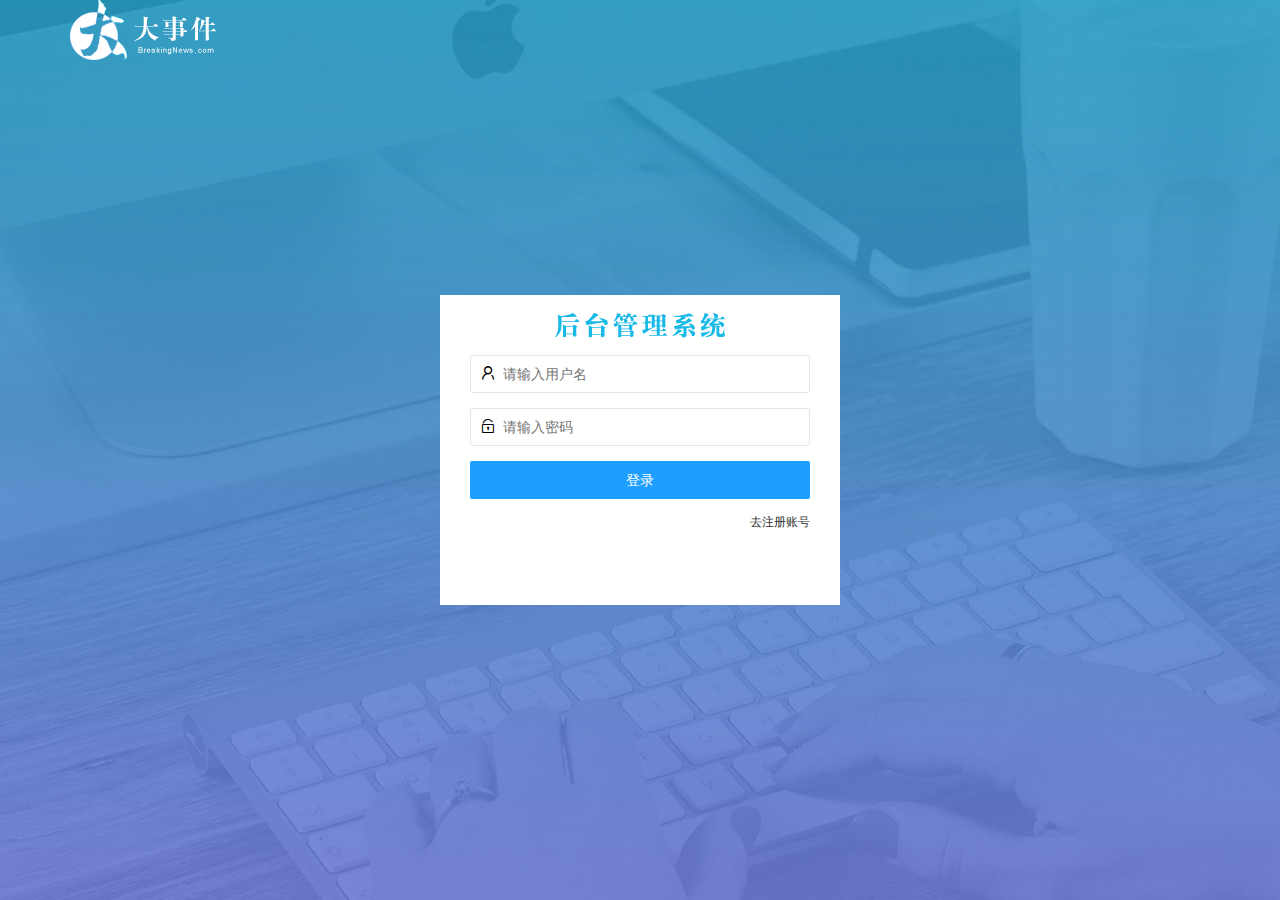
<file: login.html>
<!DOCTYPE html>
<html lang="en">

<head>
    <meta charset="UTF-8">
    <meta http-equiv="X-UA-Compatible" content="IE=edge">
    <meta name="viewport" content="width=device-width, initial-scale=1.0">
    <title>大事件-登录/注册</title>
    <!-- 引入layui样式 -->
    <link rel="stylesheet" href="/assets/lib/layui/css/layui.css" />
    <!-- 引入自己的css -->
    <link rel="stylesheet" href="/assets/css/login.css" />

</head>

<body>
    <!-- 头部的logo区域 -->
    <div class="layui-main">
        <img src="/assets/images/logo.png" alt="" />
    </div>

    <!-- 登录注册区域 -->
    <div class="loginAndRegBox">
        <div class="title-box"></div>
        <!-- 登录的div -->
        <div class="login-box">
            <!-- 登陆的表单 -->
            <form class="layui-form" id="form_login">
                <!-- 用户名 -->
                <div class="layui-form-item">
                    <!-- 图标 -->
                    <i class="layui-icon layui-icon-username"></i>
                    <!-- 我们对表单的验证进行了非常巧妙的支持，大多数时候你只需要在表单元素上加上 lay-verify="" 属性值即可。 -->
                    <input type="text" name="username" required lay-verify="required" placeholder="请输入用户名"
                        autocomplete="off" class="layui-input">
                </div>
                <!-- 密码 -->
                <div class="layui-form-item">
                    <!-- 图标 -->
                    <i class="layui-icon layui-icon-password"></i>
                    <input type="password" name="password" required lay-verify="required|pwd" placeholder="请输入密码"
                        autocomplete="off" class="layui-input">
                </div>
                <!-- 按钮 -->
                <div class="layui-form-item">
                    <!-- 提交按钮和普通按钮的区别就是lay-submit属性 -->
                    <button class="layui-btn layui-btn-fluid layui-btn-normal" lay-submit>登录</button>
                </div>
                <div class="layui-form-item links">
                    <a href="javascript:;" id="link_reg">去注册账号</a>
                </div>
            </form>

        </div>
        <!-- 注册的div -->
        <div class="reg-box">
            <!-- 注册表单 -->
            <form class="layui-form" id="form_reg">
                <!-- 用户名 -->
                <div class="layui-form-item">
                    <!-- 图标 -->
                    <i class="layui-icon layui-icon-username"></i>
                    <input type="text" name="username" required lay-verify="required" placeholder="请输入用户名"
                        autocomplete="off" class="layui-input">
                </div>
                <!-- 密码 -->
                <div class="layui-form-item">
                    <!-- 图标 -->
                    <i class="layui-icon layui-icon-password"></i>
                    <input type="password" name="password" required lay-verify="required|pwd" placeholder="请输入密码"
                        autocomplete="off" class="layui-input">
                </div>
                <!-- 确认密码 -->
                <div class="layui-form-item">
                    <!-- 图标 -->
                    <i class="layui-icon layui-icon-password"></i>
                    <input type="password" name="repassword" required lay-verify="required|pwd|repwd"
                        placeholder="再次确认密码" autocomplete="off" class="layui-input">
                </div>
                <!-- 注册按钮 -->
                <div class="layui-form-item">
                    <!-- 提交按钮和普通按钮的区别就是lay-submit属性 -->
                    <button class="layui-btn layui-btn-fluid layui-btn-normal" lay-submit>注册</button>
                </div>
                <div class="layui-form-item links">
                    <a href="javascript:;" id="link_login">去登录</a>
                </div>
            </form>
        </div>
    </div>
    <!-- 导入jquery -->
    <script src="/assets/lib/jquery.js"></script>
    <!-- 导入layui的js文件 -->
    <script src="/assets/lib/layui/layui.all.js"></script>
    <!-- 导入自己封装的baseAPI.js -->
    <script src="/assets/js/baseAPI.js"></script>
    <!-- 导入自己的javascript脚本 -->
    <script src="/assets/js/login.js"></script>
</body>

</html>
</file>
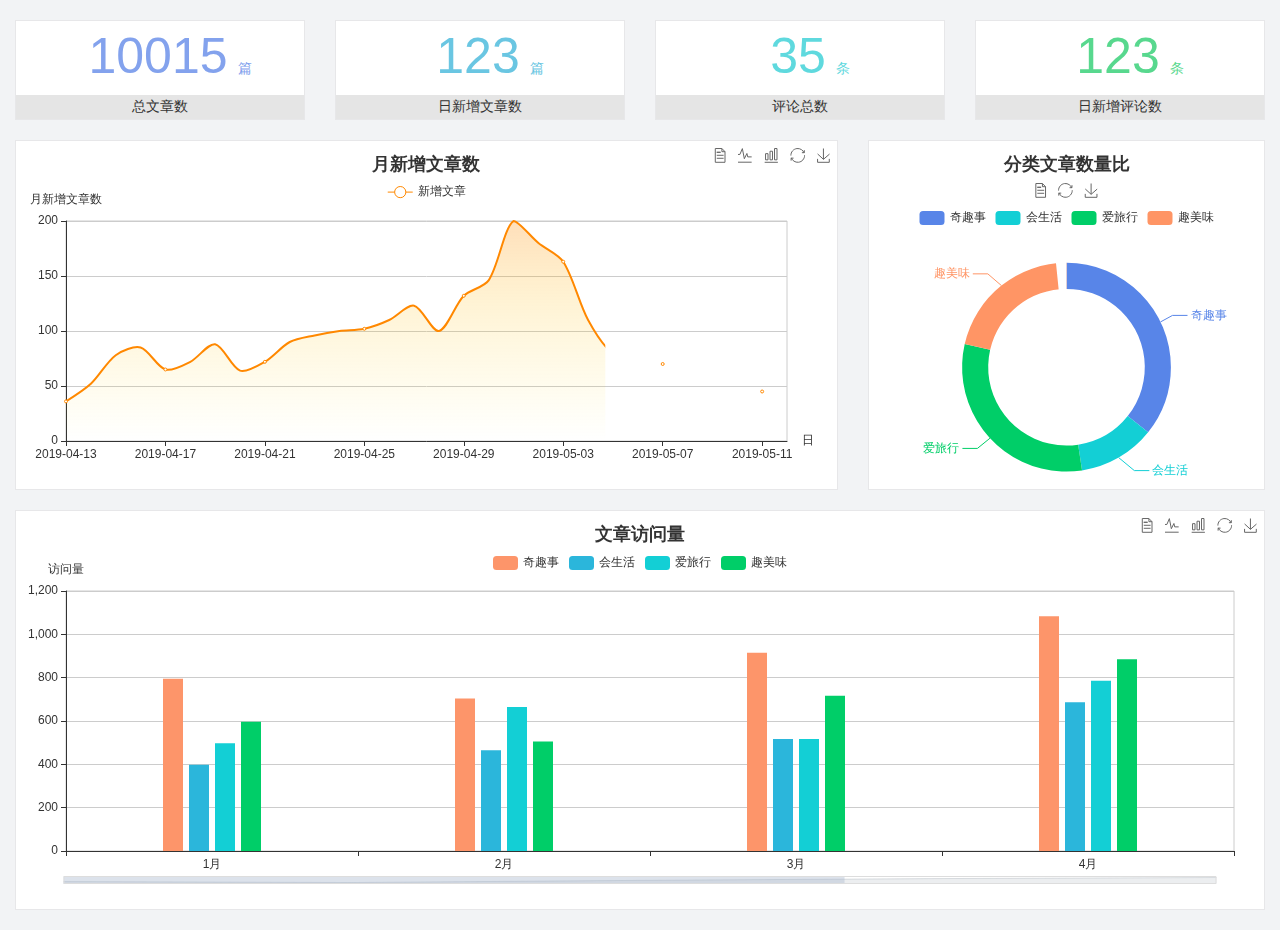
<file: home/dashboard.html>
<!DOCTYPE html>
<html lang="en">

<head>
  <meta charset="UTF-8">
  <meta name="viewport" content="width=device-width, initial-scale=1.0">
  <meta http-equiv="X-UA-Compatible" content="ie=edge">
  <title>图表统计</title>
  <link rel="stylesheet" href="../../assets/lib/bootstrap.css" />
  <link rel="stylesheet" href="../../assets/lib/main.css" />
  <script src="../../assets/lib/jquery.js"></script>
  <script type="text/javascript" src="../../assets/lib/echarts.min.js"></script>
</head>

<body>
  <div class="container-fluid">
    <div class="row spannel_list">
      <div class="col-sm-3 col-xs-6">
        <div class="spannel">
          <em>10015</em><span>篇</span>
          <b>总文章数</b>
        </div>
      </div>
      <div class="col-sm-3 col-xs-6">
        <div class="spannel scolor01">
          <em>123</em><span>篇</span>
          <b>日新增文章数</b>
        </div>
      </div>
      <div class="col-sm-3 col-xs-6">
        <div class="spannel scolor02">
          <em>35</em><span>条</span>
          <b>评论总数</b>
        </div>
      </div>
      <div class="col-sm-3 col-xs-6">
        <div class="spannel scolor03">
          <em>123</em><span>条</span>
          <b>日新增评论数</b>
        </div>
      </div>
    </div>
  </div>

  <div class="container-fluid">
    <div class="row curve-pie">
      <div class="col-lg-8 col-md-8">
        <div class="gragh_pannel" id="curve_show"></div>
      </div>
      <div class="col-lg-4 col-md-4">
        <div class="gragh_pannel" id="pie_show"></div>
      </div>
    </div>
  </div>

  <div class="container-fluid">
    <div class="column_pannel" id="column_show"></div>
  </div>

  <script>
    var oChart = echarts.init(document.getElementById('curve_show'));
    var aList_all = [
      { 'count': 36, 'date': '2019-04-13' },
      { 'count': 52, 'date': '2019-04-14' },
      { 'count': 78, 'date': '2019-04-15' },
      { 'count': 85, 'date': '2019-04-16' },
      { 'count': 65, 'date': '2019-04-17' },
      { 'count': 72, 'date': '2019-04-18' },
      { 'count': 88, 'date': '2019-04-19' },
      { 'count': 64, 'date': '2019-04-20' },
      { 'count': 72, 'date': '2019-04-21' },
      { 'count': 90, 'date': '2019-04-22' },
      { 'count': 96, 'date': '2019-04-23' },
      { 'count': 100, 'date': '2019-04-24' },
      { 'count': 102, 'date': '2019-04-25' },
      { 'count': 110, 'date': '2019-04-26' },
      { 'count': 123, 'date': '2019-04-27' },
      { 'count': 100, 'date': '2019-04-28' },
      { 'count': 132, 'date': '2019-04-29' },
      { 'count': 146, 'date': '2019-04-30' },
      { 'count': 200, 'date': '2019-05-01' },
      { 'count': 180, 'date': '2019-05-02' },
      { 'count': 163, 'date': '2019-05-03' },
      { 'count': 110, 'date': '2019-05-04' },
      { 'count': 80, 'date': '2019-05-05' },
      { 'count': 82, 'date': '2019-05-06' },
      { 'count': 70, 'date': '2019-05-07' },
      { 'count': 65, 'date': '2019-05-08' },
      { 'count': 54, 'date': '2019-05-09' },
      { 'count': 40, 'date': '2019-05-10' },
      { 'count': 45, 'date': '2019-05-11' },
      { 'count': 38, 'date': '2019-05-12' },
    ];

    let aCount = [];
    let aDate = [];

    for (var i = 0; i < aList_all.length; i++) {
      aCount.push(aList_all[i].count);
      aDate.push(aList_all[i].date);
    }

    var chartopt = {
      title: {
        text: '月新增文章数',
        left: 'center',
        top: '10'
      },
      tooltip: {
        trigger: 'axis'
      },
      legend: {
        data: ['新增文章'],
        top: '40'
      },
      toolbox: {
        show: true,
        feature: {
          mark: { show: true },
          dataView: { show: true, readOnly: false },
          magicType: { show: true, type: ['line', 'bar'] },
          restore: { show: true },
          saveAsImage: { show: true }
        }
      },
      calculable: true,
      xAxis: [
        {
          name: '日',
          type: 'category',
          boundaryGap: false,
          data: aDate
        }
      ],
      yAxis: [
        {
          name: '月新增文章数',
          type: 'value'
        }
      ],
      series: [
        {
          name: '新增文章',
          type: 'line',
          smooth: true,
          itemStyle: { normal: { areaStyle: { type: 'default' }, color: '#f80' }, lineStyle: { color: '#f80' } },
          data: aCount
        }],
      areaStyle: {
        normal: {
          color: new echarts.graphic.LinearGradient(0, 0, 0, 1, [{
            offset: 0,
            color: 'rgba(255,136,0,0.39)'
          }, {
            offset: .34,
            color: 'rgba(255,180,0,0.25)'
          }, {
            offset: 1,
            color: 'rgba(255,222,0,0.00)'
          }])

        }
      },
      grid: {
        show: true,
        x: 50,
        x2: 50,
        y: 80,
        height: 220
      }
    };

    oChart.setOption(chartopt);


    var oPie = echarts.init(document.getElementById('pie_show'));
    var oPieopt =
    {
      title: {
        top: 10,
        text: '分类文章数量比',
        x: 'center'
      },
      tooltip: {
        trigger: 'item',
        formatter: "{a} <br/>{b} : {c} ({d}%)"
      },
      color: ['#5885e8', '#13cfd5', '#00ce68', '#ff9565'],
      legend: {
        x: 'center',
        top: 65,
        data: ['奇趣事', '会生活', '爱旅行', '趣美味']
      },
      toolbox: {
        show: true,
        x: 'center',
        top: 35,
        feature: {
          mark: { show: true },
          dataView: { show: true, readOnly: false },
          magicType: {
            show: true,
            type: ['pie', 'funnel'],
            option: {
              funnel: {
                x: '25%',
                width: '50%',
                funnelAlign: 'left',
                max: 1548
              }
            }
          },
          restore: { show: true },
          saveAsImage: { show: true }
        }
      },
      calculable: true,
      series: [
        {
          name: '访问来源',
          type: 'pie',
          radius: ['45%', '60%'],
          center: ['50%', '65%'],
          data: [
            { value: 300, name: '奇趣事' },
            { value: 100, name: '会生活' },
            { value: 260, name: '爱旅行' },
            { value: 180, name: '趣美味' }
          ]
        }
      ]
    };
    oPie.setOption(oPieopt);



    var oColumn = this.echarts.init(document.getElementById('column_show'));
    var oColumnopt =
    {
      title: {
        text: '文章访问量',
        left: 'center',
        top: '10'
      },
      tooltip: {
        trigger: 'axis'
      },
      legend: {
        data: ['奇趣事', '会生活', '爱旅行', '趣美味'],
        top: '40'
      },
      toolbox: {
        show: true,
        feature: {
          mark: { show: true },
          dataView: { show: true, readOnly: false },
          magicType: { show: true, type: ['line', 'bar'] },
          restore: { show: true },
          saveAsImage: { show: true }
        }
      },
      calculable: true,
      xAxis: [
        {
          type: 'category',
          data: ['1月', '2月', '3月', '4月', '5月']
        }
      ],
      yAxis: [
        {
          name: '访问量',
          type: 'value'
        }
      ],
      series: [
        {
          name: '奇趣事',
          type: 'bar',
          barWidth: 20,
          itemStyle: {
            normal: { areaStyle: { type: 'default' }, color: '#fd956a' }
          },
          data: [800, 708, 920, 1090, 1200]
        },
        {
          name: '会生活',
          type: 'bar',
          barWidth: 20,
          itemStyle: {
            normal: { areaStyle: { type: 'default' }, color: '#2bb6db' }
          },
          data: [400, 468, 520, 690, 800]
        },
        {
          name: '爱旅行',
          type: 'bar',
          barWidth: 20,
          itemStyle: {
            normal: { areaStyle: { type: 'default' }, color: '#13cfd5' }
          },
          data: [500, 668, 520, 790, 900]
        },
        {
          name: '趣美味',
          type: 'bar',
          barWidth: 20,
          itemStyle: {
            normal: { areaStyle: { type: 'default' }, color: '#00ce68' }
          },
          data: [600, 508, 720, 890, 1000]
        }
      ],
      grid: {
        show: true,
        x: 50,
        x2: 30,
        y: 80,
        height: 260
      },
      dataZoom: [//给x轴设置滚动条
        {
          start: 0,//默认为0
          end: 100 - 1000 / 31,//默认为100
          type: 'slider',
          show: true,
          xAxisIndex: [0],
          handleSize: 0,//滑动条的 左右2个滑动条的大小
          height: 8,//组件高度
          left: 45, //左边的距离
          right: 50,//右边的距离
          bottom: 26,//右边的距离
          handleColor: '#ddd',//h滑动图标的颜色
          handleStyle: {
            borderColor: "#cacaca",
            borderWidth: "1",
            shadowBlur: 2,
            background: "#ddd",
            shadowColor: "#ddd",
          }
        }]
    };
    oColumn.setOption(oColumnopt);
  </script>
</body>

</html>
</file>
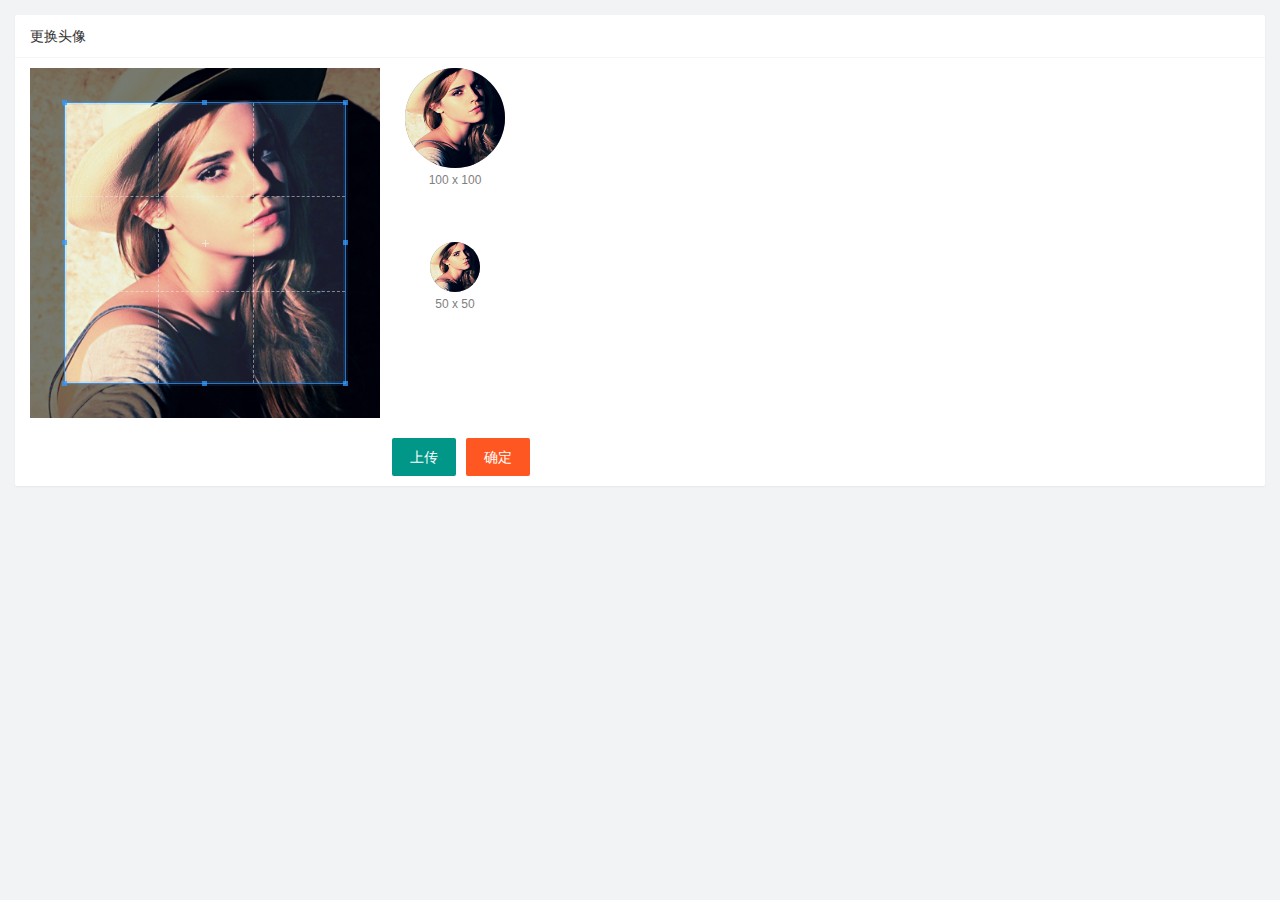
<file: user/user_avatar.html>
<!DOCTYPE html>
<html lang="en">

<head>
    <meta charset="UTF-8">
    <meta http-equiv="X-UA-Compatible" content="IE=edge">
    <meta name="viewport" content="width=device-width, initial-scale=1.0">
    <title>Document</title>
    <link rel="stylesheet" href="/assets/lib/layui/css/layui.css" />
    <!-- 导入裁剪插件 -->
    <link rel="stylesheet" href="/assets/lib/cropper/cropper.css" />
    <!-- 导入自己得css -->
    <link rel="stylesheet" href="/assets/css/user/user_avatar.css" />
</head>

<body>
    <!-- 卡片区域 -->
    <div class="layui-card">
        <div class="layui-card-header">更换头像</div>
        <div class="layui-card-body">
            <!-- 第一行的图片裁剪和预览区域 -->
            <div class="row1">
                <!-- 图片裁剪区域 -->
                <div class="cropper-box">
                    <!-- 这个 img 标签很重要，将来会把它初始化为裁剪区域 -->
                    <img id="image" src="/assets/images/sample.jpg" />
                </div>
                <!-- 图片的预览区域 -->
                <div class="preview-box">
                    <div>
                        <!-- 宽高为 100px 的预览区域 -->
                        <div class="img-preview w100"></div>
                        <p class="size">100 x 100</p>
                    </div>
                    <div>
                        <!-- 宽高为 50px 的预览区域 -->
                        <div class="img-preview w50"></div>
                        <p class="size">50 x 50</p>
                    </div>
                </div>
            </div>

            <!-- 第二行的按钮区域 -->
            <div class="row2">
                <input type="file" id="file" accept="image/png,image/jpeg">
                <button type="button" class="layui-btn" id="btnChooseImage">上传</button>
                <button type="button" class="layui-btn layui-btn-danger" id="btnUpload">确定</button>
            </div>
        </div>
    </div>
    <!-- 导入layui的js文件 -->
    <script src="/assets/lib/layui/layui.all.js"></script>
    <script src="/assets/lib/jquery.js"></script>
    <!-- 导入裁剪插件脚本 -->
    <script src="/assets/lib/cropper/Cropper.js"></script>
    <script src="/assets/lib/cropper/jquery-cropper.js"></script>
    <!-- 导入自己的js文件 -->
    <script src="/assets/js/baseAPI.js"></script>
    <script src="/assets/js/user/user-avatar.js"></script>
</body>

</html>
</file>
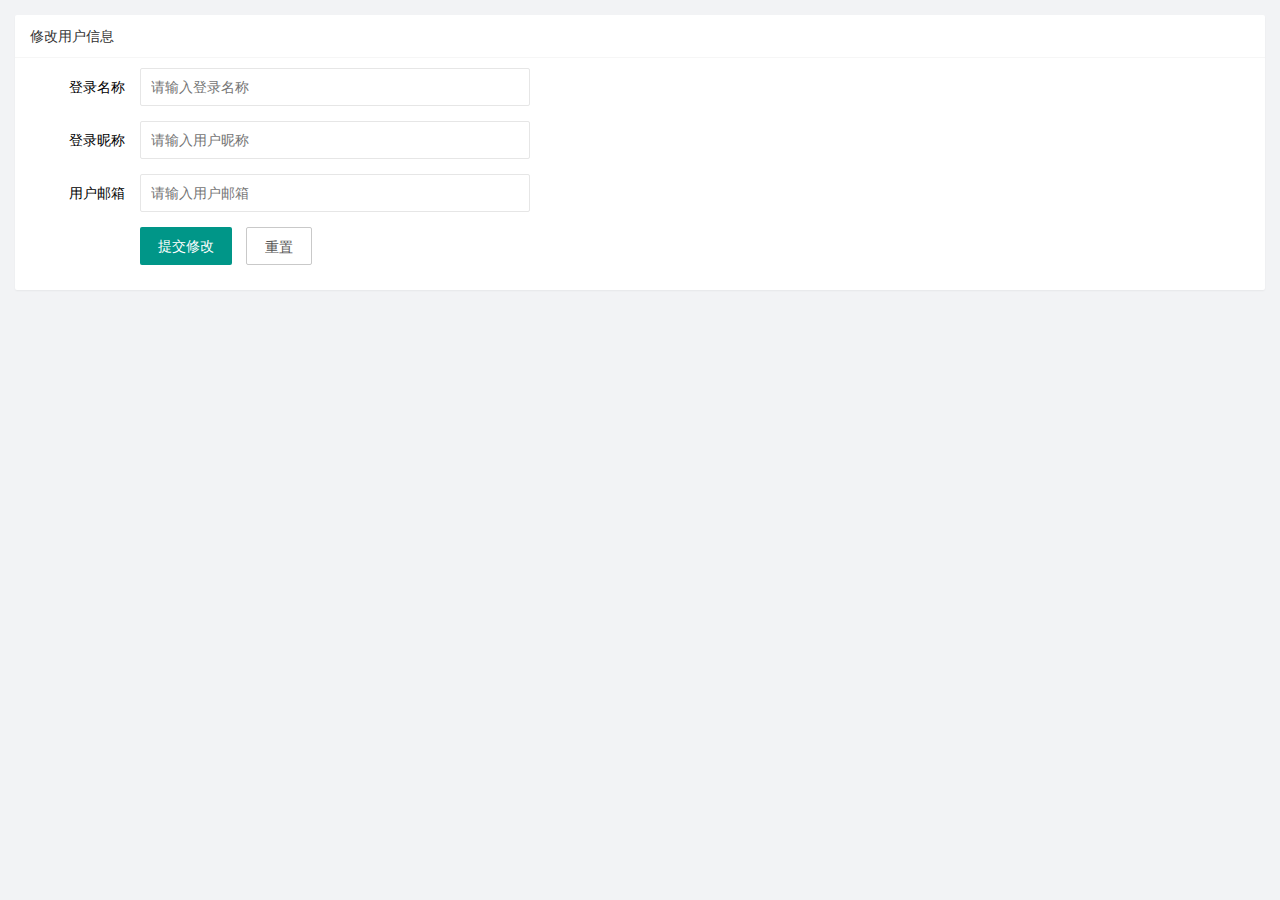
<file: user/user_info.html>
<!DOCTYPE html>
<html lang="en">

<head>
    <meta charset="UTF-8">
    <meta http-equiv="X-UA-Compatible" content="IE=edge">
    <meta name="viewport" content="width=device-width, initial-scale=1.0">
    <title>Document</title>
    <!-- 导入layui的样式 -->
    <link rel="stylesheet" href="/assets/lib/layui/css/layui.css">
    <!-- 引入自己的样式 -->
    <link rel="stylesheet" href="/assets/css/user/user_info.css">
</head>

<body>
    <!-- 个人信息 -->
    <!-- 卡片区域 -->
    <div class="layui-card">
        <div class="layui-card-header">修改用户信息</div>
        <div class="layui-card-body">
            <!-- 表单区域 -->
            <form class="layui-form" lay-filter="formUserInfo">
                <input type="hidden" name="id">
                <div class="layui-form-item">
                    <label class="layui-form-label">登录名称</label>
                    <div class="layui-input-block">
                        <input type="text" name="username" required lay-verify="required" placeholder="请输入登录名称"
                            autocomplete="off" class="layui-input" readonly>
                    </div>
                </div>
                <div class="layui-form-item">
                    <label class="layui-form-label">登录昵称</label>
                    <div class="layui-input-block">
                        <input type="text" name="nickname" required lay-verify="required|nickname" placeholder="请输入用户昵称"
                            autocomplete="off" class="layui-input">
                    </div>
                </div>
                <div class="layui-form-item">
                    <label class="layui-form-label">用户邮箱</label>
                    <div class="layui-input-block">
                        <input type="text" name="email" required lay-verify="required|email" placeholder="请输入用户邮箱"
                            autocomplete="off" class="layui-input">
                    </div>
                </div>
                <div class="layui-form-item">
                    <div class="layui-input-block">
                        <button class="layui-btn" lay-submit lay-filter="formDemo">提交修改</button>
                        <button type="reset" class="layui-btn layui-btn-primary" id="btnReset">重置</button>
                    </div>
                </div>
            </form>
        </div>
    </div>

    <!-- 导入layui的js -->
    <script src="/assets/lib/layui/layui.all.js"></script>
    <!-- 导入jquery -->
    <script src="/assets/lib/jquery.js"></script>
    <!-- 导入baseAPI -->
    <script src="/assets/js/baseAPI.js"></script>
    <!-- 导入自己的js文件 -->
    <script src="/assets/js/user/user_info.js"></script>
</body>

</html>
</file>
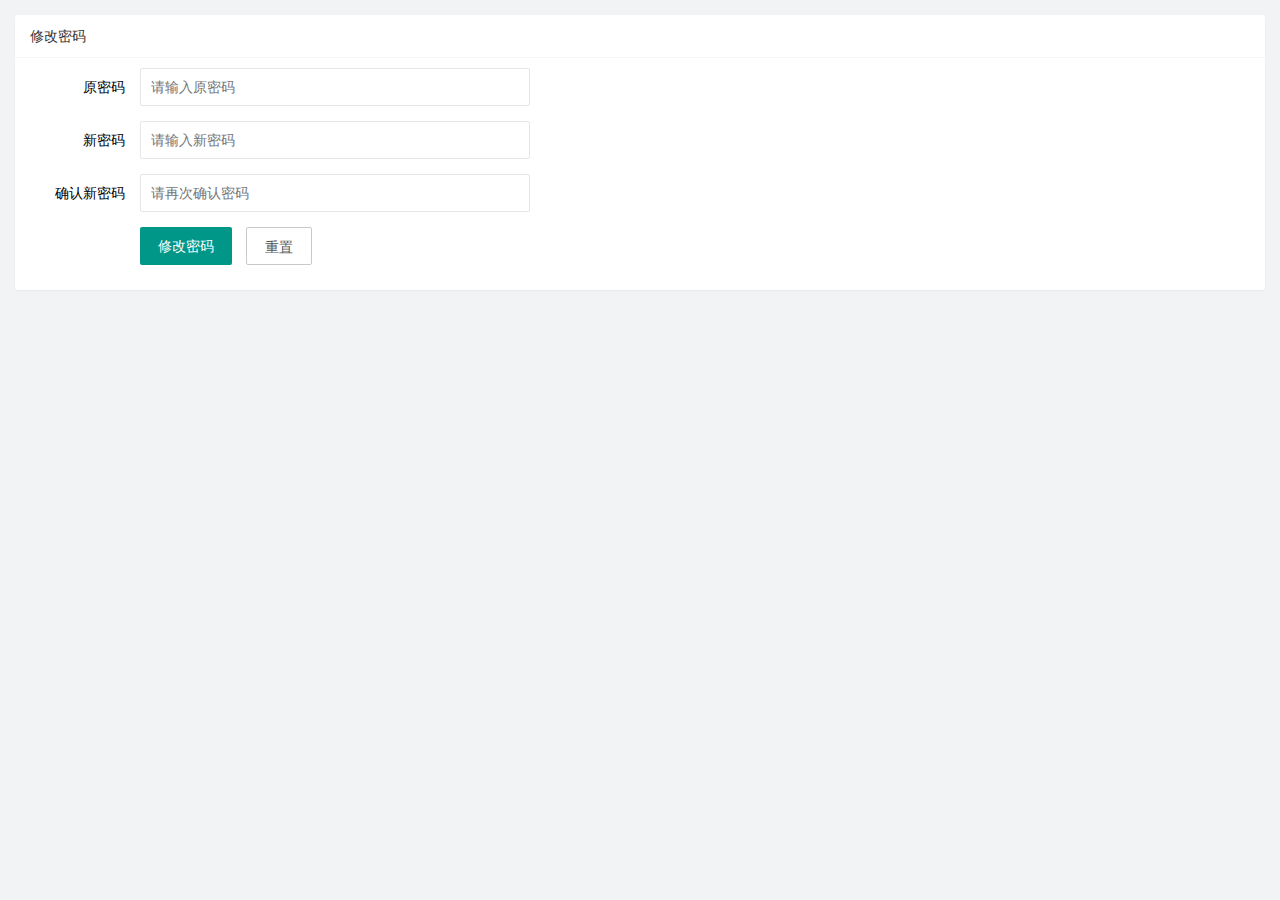
<file: user/user_pwd.html>
<!DOCTYPE html>
<html lang="en">

<head>
    <meta charset="UTF-8">
    <meta http-equiv="X-UA-Compatible" content="IE=edge">
    <meta name="viewport" content="width=device-width, initial-scale=1.0">
    <title>Document</title>
    <link rel="stylesheet" href="/assets/lib/layui/css/layui.css" />
    <!-- 导入自己的css文件 -->
    <link rel="stylesheet" href="/assets/css/user/user_pwd.css" />
</head>

<body>
    <!-- 卡片区域 -->
    <div class="layui-card">
        <div class="layui-card-header">修改密码</div>
        <div class="layui-card-body">
            <form class="layui-form">
                <div class="layui-form-item">
                    <label class="layui-form-label">原密码</label>
                    <div class="layui-input-block">
                        <input type="password" name="oldPwd" required lay-verify="required|pwd" placeholder="请输入原密码"
                            autocomplete="off" class="layui-input">
                    </div>
                </div>
                <div class="layui-form-item">
                    <label class="layui-form-label">新密码</label>
                    <div class="layui-input-block">
                        <input type="password" name="newPwd" required lay-verify="required|pwd|samePwd"
                            placeholder="请输入新密码" autocomplete="off" class="layui-input">
                    </div>
                </div>
                <div class="layui-form-item">
                    <label class="layui-form-label">确认新密码</label>
                    <div class="layui-input-block">
                        <input type="password" name="rePwd" required lay-verify="required|pwd|rePwd"
                            placeholder="请再次确认密码" autocomplete="off" class="layui-input">
                    </div>
                </div>
                <div class="layui-form-item">
                    <div class="layui-input-block">
                        <button class="layui-btn" lay-submit lay-filter="formDemo">修改密码</button>
                        <button type="reset" class="layui-btn layui-btn-primary">重置</button>
                    </div>
                </div>
            </form>
        </div>

        <!-- 导入layui的js文件 -->
        <script src="/assets/lib/layui/layui.all.js"></script>
        <!-- 导入jquery -->
        <script src="/assets/lib/jquery.js"></script>
        <!-- 导入baseAPI -->
        <script src="/assets/js/baseAPI.js"></script>
        <!-- 导入自己的js文件 -->
        <script src="/assets/js/user/user_pwd.js"></script>
</body>

</html>
</file>
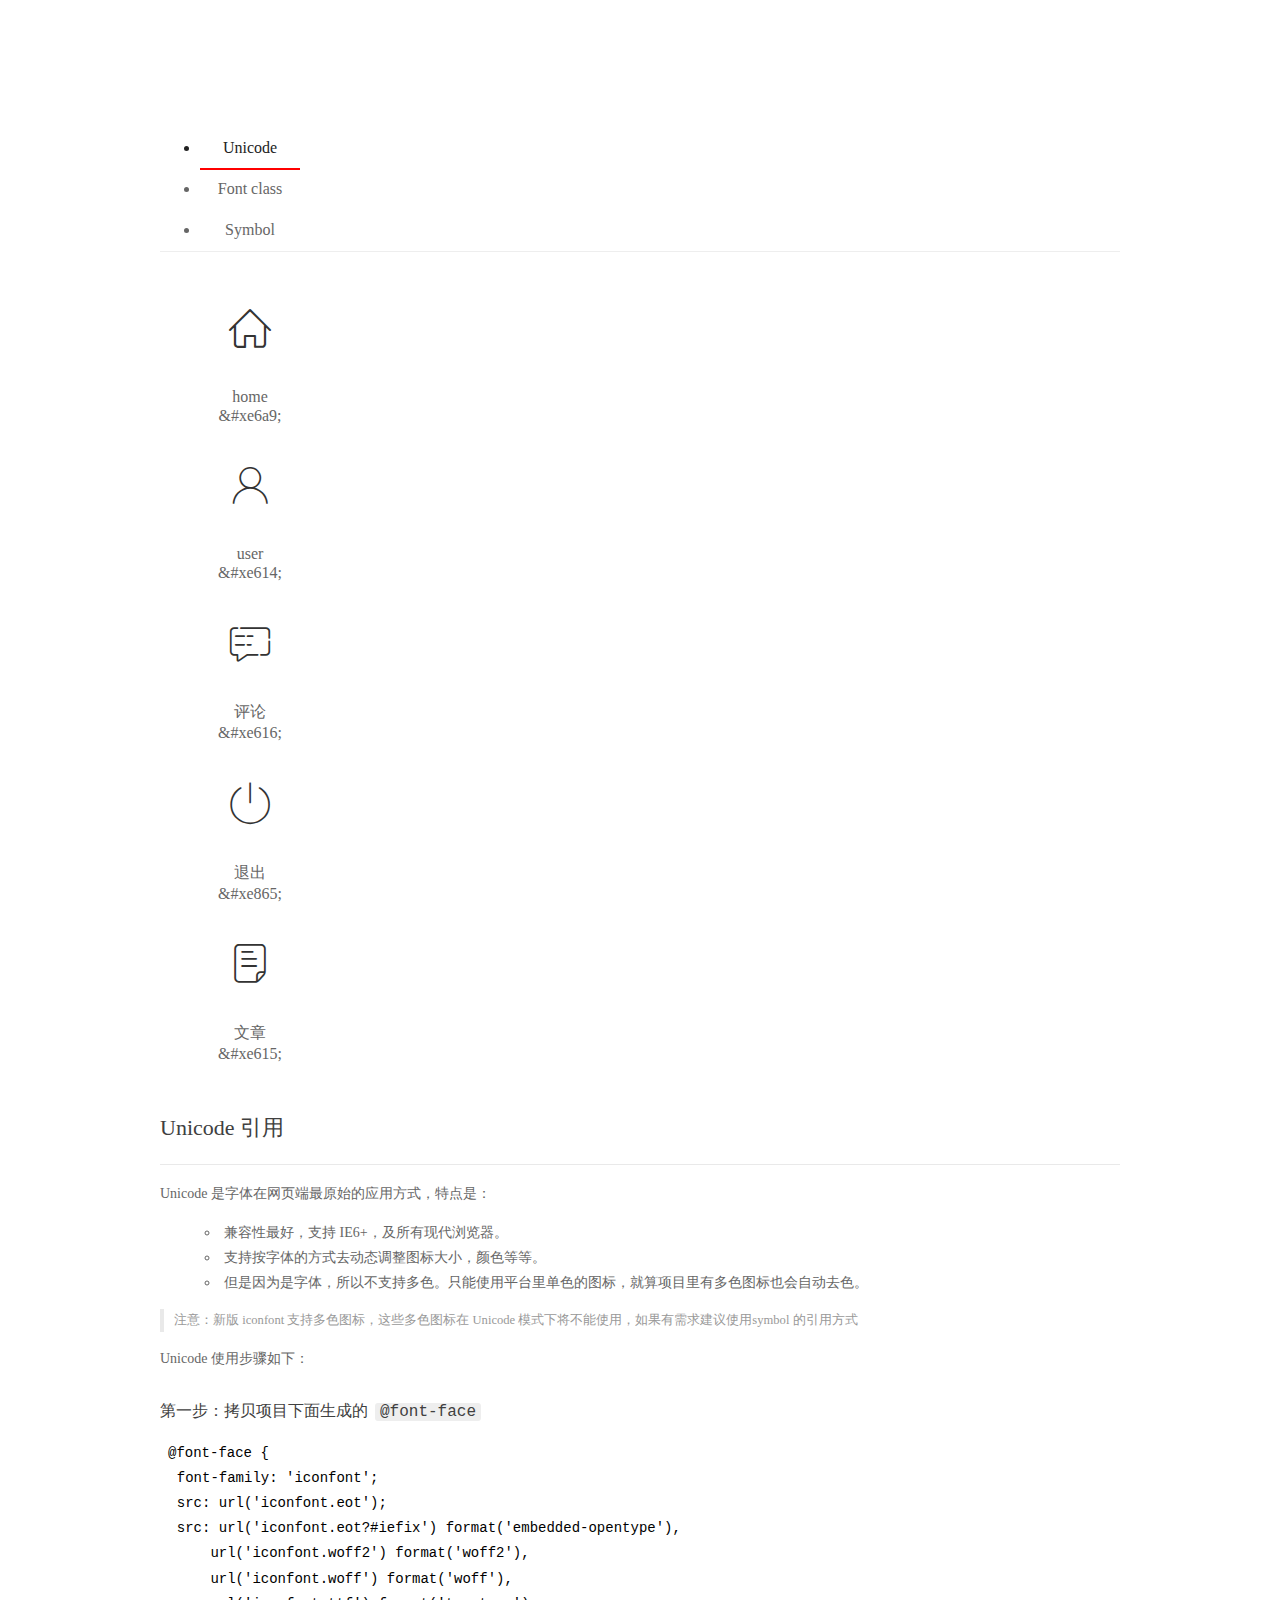
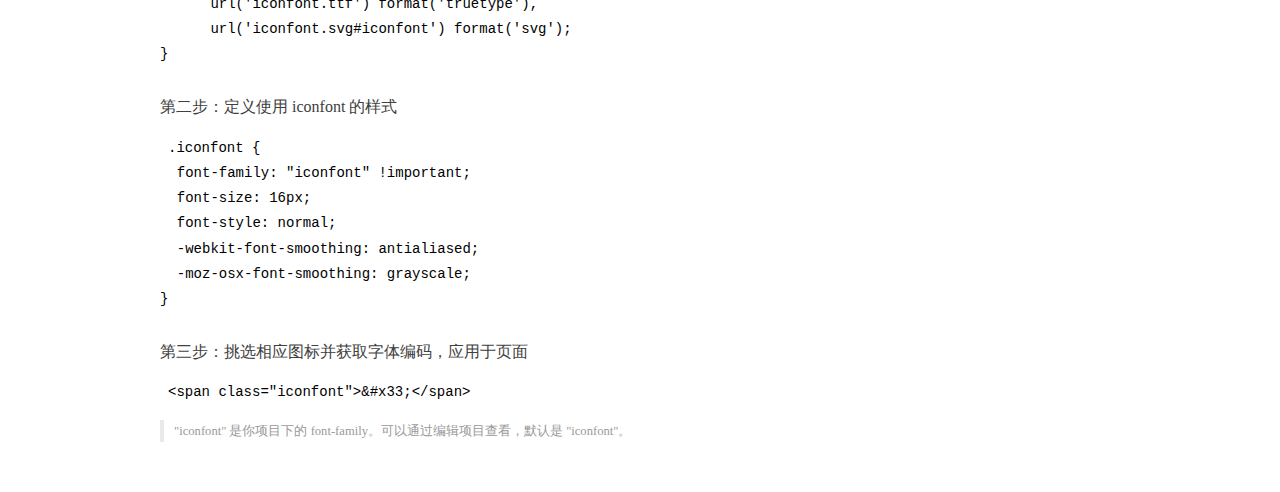
<file: assets/fonts/demo_index.html>
<!DOCTYPE html>
<html>
<head>
  <meta charset="utf-8"/>
  <title>IconFont Demo</title>
  <link rel="shortcut icon" href="https://gtms04.alicdn.com/tps/i4/TB1_oz6GVXXXXaFXpXXJDFnIXXX-64-64.ico" type="image/x-icon"/>
  <link rel="stylesheet" href="https://g.alicdn.com/thx/cube/1.3.2/cube.min.css">
  <link rel="stylesheet" href="demo.css">
  <link rel="stylesheet" href="iconfont.css">
  <script src="iconfont.js"></script>
  <!-- jQuery -->
  <script src="https://a1.alicdn.com/oss/uploads/2018/12/26/7bfddb60-08e8-11e9-9b04-53e73bb6408b.js"></script>
  <!-- 代码高亮 -->
  <script src="https://a1.alicdn.com/oss/uploads/2018/12/26/a3f714d0-08e6-11e9-8a15-ebf944d7534c.js"></script>
</head>
<body>
  <div class="main">
    <h1 class="logo"><a href="https://www.iconfont.cn/" title="iconfont 首页" target="_blank">&#xe86b;</a></h1>
    <div class="nav-tabs">
      <ul id="tabs" class="dib-box">
        <li class="dib active"><span>Unicode</span></li>
        <li class="dib"><span>Font class</span></li>
        <li class="dib"><span>Symbol</span></li>
      </ul>
      
    </div>
    <div class="tab-container">
      <div class="content unicode" style="display: block;">
          <ul class="icon_lists dib-box">
          
            <li class="dib">
              <span class="icon iconfont">&#xe6a9;</span>
                <div class="name">home</div>
                <div class="code-name">&amp;#xe6a9;</div>
              </li>
          
            <li class="dib">
              <span class="icon iconfont">&#xe614;</span>
                <div class="name">user</div>
                <div class="code-name">&amp;#xe614;</div>
              </li>
          
            <li class="dib">
              <span class="icon iconfont">&#xe616;</span>
                <div class="name">评论</div>
                <div class="code-name">&amp;#xe616;</div>
              </li>
          
            <li class="dib">
              <span class="icon iconfont">&#xe865;</span>
                <div class="name">退出</div>
                <div class="code-name">&amp;#xe865;</div>
              </li>
          
            <li class="dib">
              <span class="icon iconfont">&#xe615;</span>
                <div class="name">文章</div>
                <div class="code-name">&amp;#xe615;</div>
              </li>
          
          </ul>
          <div class="article markdown">
          <h2 id="unicode-">Unicode 引用</h2>
          <hr>

          <p>Unicode 是字体在网页端最原始的应用方式，特点是：</p>
          <ul>
            <li>兼容性最好，支持 IE6+，及所有现代浏览器。</li>
            <li>支持按字体的方式去动态调整图标大小，颜色等等。</li>
            <li>但是因为是字体，所以不支持多色。只能使用平台里单色的图标，就算项目里有多色图标也会自动去色。</li>
          </ul>
          <blockquote>
            <p>注意：新版 iconfont 支持多色图标，这些多色图标在 Unicode 模式下将不能使用，如果有需求建议使用symbol 的引用方式</p>
          </blockquote>
          <p>Unicode 使用步骤如下：</p>
          <h3 id="-font-face">第一步：拷贝项目下面生成的 <code>@font-face</code></h3>
<pre><code class="language-css"
>@font-face {
  font-family: 'iconfont';
  src: url('iconfont.eot');
  src: url('iconfont.eot?#iefix') format('embedded-opentype'),
      url('iconfont.woff2') format('woff2'),
      url('iconfont.woff') format('woff'),
      url('iconfont.ttf') format('truetype'),
      url('iconfont.svg#iconfont') format('svg');
}
</code></pre>
          <h3 id="-iconfont-">第二步：定义使用 iconfont 的样式</h3>
<pre><code class="language-css"
>.iconfont {
  font-family: "iconfont" !important;
  font-size: 16px;
  font-style: normal;
  -webkit-font-smoothing: antialiased;
  -moz-osx-font-smoothing: grayscale;
}
</code></pre>
          <h3 id="-">第三步：挑选相应图标并获取字体编码，应用于页面</h3>
<pre>
<code class="language-html"
>&lt;span class="iconfont"&gt;&amp;#x33;&lt;/span&gt;
</code></pre>
          <blockquote>
            <p>"iconfont" 是你项目下的 font-family。可以通过编辑项目查看，默认是 "iconfont"。</p>
          </blockquote>
          </div>
      </div>
      <div class="content font-class">
        <ul class="icon_lists dib-box">
          
          <li class="dib">
            <span class="icon iconfont icon-home"></span>
            <div class="name">
              home
            </div>
            <div class="code-name">.icon-home
            </div>
          </li>
          
          <li class="dib">
            <span class="icon iconfont icon-user"></span>
            <div class="name">
              user
            </div>
            <div class="code-name">.icon-user
            </div>
          </li>
          
          <li class="dib">
            <span class="icon iconfont icon-pinglun"></span>
            <div class="name">
              评论
            </div>
            <div class="code-name">.icon-pinglun
            </div>
          </li>
          
          <li class="dib">
            <span class="icon iconfont icon-tuichu"></span>
            <div class="name">
              退出
            </div>
            <div class="code-name">.icon-tuichu
            </div>
          </li>
          
          <li class="dib">
            <span class="icon iconfont icon-16"></span>
            <div class="name">
              文章
            </div>
            <div class="code-name">.icon-16
            </div>
          </li>
          
        </ul>
        <div class="article markdown">
        <h2 id="font-class-">font-class 引用</h2>
        <hr>

        <p>font-class 是 Unicode 使用方式的一种变种，主要是解决 Unicode 书写不直观，语意不明确的问题。</p>
        <p>与 Unicode 使用方式相比，具有如下特点：</p>
        <ul>
          <li>兼容性良好，支持 IE8+，及所有现代浏览器。</li>
          <li>相比于 Unicode 语意明确，书写更直观。可以很容易分辨这个 icon 是什么。</li>
          <li>因为使用 class 来定义图标，所以当要替换图标时，只需要修改 class 里面的 Unicode 引用。</li>
          <li>不过因为本质上还是使用的字体，所以多色图标还是不支持的。</li>
        </ul>
        <p>使用步骤如下：</p>
        <h3 id="-fontclass-">第一步：引入项目下面生成的 fontclass 代码：</h3>
<pre><code class="language-html">&lt;link rel="stylesheet" href="./iconfont.css"&gt;
</code></pre>
        <h3 id="-">第二步：挑选相应图标并获取类名，应用于页面：</h3>
<pre><code class="language-html">&lt;span class="iconfont icon-xxx"&gt;&lt;/span&gt;
</code></pre>
        <blockquote>
          <p>"
            iconfont" 是你项目下的 font-family。可以通过编辑项目查看，默认是 "iconfont"。</p>
        </blockquote>
      </div>
      </div>
      <div class="content symbol">
          <ul class="icon_lists dib-box">
          
            <li class="dib">
                <svg class="icon svg-icon" aria-hidden="true">
                  <use xlink:href="#icon-home"></use>
                </svg>
                <div class="name">home</div>
                <div class="code-name">#icon-home</div>
            </li>
          
            <li class="dib">
                <svg class="icon svg-icon" aria-hidden="true">
                  <use xlink:href="#icon-user"></use>
                </svg>
                <div class="name">user</div>
                <div class="code-name">#icon-user</div>
            </li>
          
            <li class="dib">
                <svg class="icon svg-icon" aria-hidden="true">
                  <use xlink:href="#icon-pinglun"></use>
                </svg>
                <div class="name">评论</div>
                <div class="code-name">#icon-pinglun</div>
            </li>
          
            <li class="dib">
                <svg class="icon svg-icon" aria-hidden="true">
                  <use xlink:href="#icon-tuichu"></use>
                </svg>
                <div class="name">退出</div>
                <div class="code-name">#icon-tuichu</div>
            </li>
          
            <li class="dib">
                <svg class="icon svg-icon" aria-hidden="true">
                  <use xlink:href="#icon-16"></use>
                </svg>
                <div class="name">文章</div>
                <div class="code-name">#icon-16</div>
            </li>
          
          </ul>
          <div class="article markdown">
          <h2 id="symbol-">Symbol 引用</h2>
          <hr>

          <p>这是一种全新的使用方式，应该说这才是未来的主流，也是平台目前推荐的用法。相关介绍可以参考这篇<a href="">文章</a>
            这种用法其实是做了一个 SVG 的集合，与另外两种相比具有如下特点：</p>
          <ul>
            <li>支持多色图标了，不再受单色限制。</li>
            <li>通过一些技巧，支持像字体那样，通过 <code>font-size</code>, <code>color</code> 来调整样式。</li>
            <li>兼容性较差，支持 IE9+，及现代浏览器。</li>
            <li>浏览器渲染 SVG 的性能一般，还不如 png。</li>
          </ul>
          <p>使用步骤如下：</p>
          <h3 id="-symbol-">第一步：引入项目下面生成的 symbol 代码：</h3>
<pre><code class="language-html">&lt;script src="./iconfont.js"&gt;&lt;/script&gt;
</code></pre>
          <h3 id="-css-">第二步：加入通用 CSS 代码（引入一次就行）：</h3>
<pre><code class="language-html">&lt;style&gt;
.icon {
  width: 1em;
  height: 1em;
  vertical-align: -0.15em;
  fill: currentColor;
  overflow: hidden;
}
&lt;/style&gt;
</code></pre>
          <h3 id="-">第三步：挑选相应图标并获取类名，应用于页面：</h3>
<pre><code class="language-html">&lt;svg class="icon" aria-hidden="true"&gt;
  &lt;use xlink:href="#icon-xxx"&gt;&lt;/use&gt;
&lt;/svg&gt;
</code></pre>
          </div>
      </div>

    </div>
  </div>
  <script>
  $(document).ready(function () {
      $('.tab-container .content:first').show()

      $('#tabs li').click(function (e) {
        var tabContent = $('.tab-container .content')
        var index = $(this).index()

        if ($(this).hasClass('active')) {
          return
        } else {
          $('#tabs li').removeClass('active')
          $(this).addClass('active')

          tabContent.hide().eq(index).fadeIn()
        }
      })
    })
  </script>
</body>
</html>
</file>
<file: assets/lib/layui/css/layui.css>
/** layui-v2.5.5 MIT License By https://www.layui.com */
 .layui-inline,img{display:inline-block;vertical-align:middle}h1,h2,h3,h4,h5,h6{font-weight:400}.layui-edge,.layui-header,.layui-inline,.layui-main{position:relative}.layui-body,.layui-edge,.layui-elip{overflow:hidden}.layui-btn,.layui-edge,.layui-inline,img{vertical-align:middle}.layui-btn,.layui-disabled,.layui-icon,.layui-unselect{-moz-user-select:none;-webkit-user-select:none;-ms-user-select:none}.layui-elip,.layui-form-checkbox span,.layui-form-pane .layui-form-label{text-overflow:ellipsis;white-space:nowrap}.layui-breadcrumb,.layui-tree-btnGroup{visibility:hidden}blockquote,body,button,dd,div,dl,dt,form,h1,h2,h3,h4,h5,h6,input,li,ol,p,pre,td,textarea,th,ul{margin:0;padding:0;-webkit-tap-highlight-color:rgba(0,0,0,0)}a:active,a:hover{outline:0}img{border:none}li{list-style:none}table{border-collapse:collapse;border-spacing:0}h4,h5,h6{font-size:100%}button,input,optgroup,option,select,textarea{font-family:inherit;font-size:inherit;font-style:inherit;font-weight:inherit;outline:0}pre{white-space:pre-wrap;white-space:-moz-pre-wrap;white-space:-pre-wrap;white-space:-o-pre-wrap;word-wrap:break-word}body{line-height:24px;font:14px Helvetica Neue,Helvetica,PingFang SC,Tahoma,Arial,sans-serif}hr{height:1px;margin:10px 0;border:0;clear:both}a{color:#333;text-decoration:none}a:hover{color:#777}a cite{font-style:normal;*cursor:pointer}.layui-border-box,.layui-border-box *{box-sizing:border-box}.layui-box,.layui-box *{box-sizing:content-box}.layui-clear{clear:both;*zoom:1}.layui-clear:after{content:'\20';clear:both;*zoom:1;display:block;height:0}.layui-inline{*display:inline;*zoom:1}.layui-edge{display:inline-block;width:0;height:0;border-width:6px;border-style:dashed;border-color:transparent}.layui-edge-top{top:-4px;border-bottom-color:#999;border-bottom-style:solid}.layui-edge-right{border-left-color:#999;border-left-style:solid}.layui-edge-bottom{top:2px;border-top-color:#999;border-top-style:solid}.layui-edge-left{border-right-color:#999;border-right-style:solid}.layui-disabled,.layui-disabled:hover{color:#d2d2d2!important;cursor:not-allowed!important}.layui-circle{border-radius:100%}.layui-show{display:block!important}.layui-hide{display:none!important}@font-face{font-family:layui-icon;src:url(../font/iconfont.eot?v=250);src:url(../font/iconfont.eot?v=250#iefix) format('embedded-opentype'),url(../font/iconfont.woff2?v=250) format('woff2'),url(../font/iconfont.woff?v=250) format('woff'),url(../font/iconfont.ttf?v=250) format('truetype'),url(../font/iconfont.svg?v=250#layui-icon) format('svg')}.layui-icon{font-family:layui-icon!important;font-size:16px;font-style:normal;-webkit-font-smoothing:antialiased;-moz-osx-font-smoothing:grayscale}.layui-icon-reply-fill:before{content:"\e611"}.layui-icon-set-fill:before{content:"\e614"}.layui-icon-menu-fill:before{content:"\e60f"}.layui-icon-search:before{content:"\e615"}.layui-icon-share:before{content:"\e641"}.layui-icon-set-sm:before{content:"\e620"}.layui-icon-engine:before{content:"\e628"}.layui-icon-close:before{content:"\1006"}.layui-icon-close-fill:before{content:"\1007"}.layui-icon-chart-screen:before{content:"\e629"}.layui-icon-star:before{content:"\e600"}.layui-icon-circle-dot:before{content:"\e617"}.layui-icon-chat:before{content:"\e606"}.layui-icon-release:before{content:"\e609"}.layui-icon-list:before{content:"\e60a"}.layui-icon-chart:before{content:"\e62c"}.layui-icon-ok-circle:before{content:"\1005"}.layui-icon-layim-theme:before{content:"\e61b"}.layui-icon-table:before{content:"\e62d"}.layui-icon-right:before{content:"\e602"}.layui-icon-left:before{content:"\e603"}.layui-icon-cart-simple:before{content:"\e698"}.layui-icon-face-cry:before{content:"\e69c"}.layui-icon-face-smile:before{content:"\e6af"}.layui-icon-survey:before{content:"\e6b2"}.layui-icon-tree:before{content:"\e62e"}.layui-icon-upload-circle:before{content:"\e62f"}.layui-icon-add-circle:before{content:"\e61f"}.layui-icon-download-circle:before{content:"\e601"}.layui-icon-templeate-1:before{content:"\e630"}.layui-icon-util:before{content:"\e631"}.layui-icon-face-surprised:before{content:"\e664"}.layui-icon-edit:before{content:"\e642"}.layui-icon-speaker:before{content:"\e645"}.layui-icon-down:before{content:"\e61a"}.layui-icon-file:before{content:"\e621"}.layui-icon-layouts:before{content:"\e632"}.layui-icon-rate-half:before{content:"\e6c9"}.layui-icon-add-circle-fine:before{content:"\e608"}.layui-icon-prev-circle:before{content:"\e633"}.layui-icon-read:before{content:"\e705"}.layui-icon-404:before{content:"\e61c"}.layui-icon-carousel:before{content:"\e634"}.layui-icon-help:before{content:"\e607"}.layui-icon-code-circle:before{content:"\e635"}.layui-icon-water:before{content:"\e636"}.layui-icon-username:before{content:"\e66f"}.layui-icon-find-fill:before{content:"\e670"}.layui-icon-about:before{content:"\e60b"}.layui-icon-location:before{content:"\e715"}.layui-icon-up:before{content:"\e619"}.layui-icon-pause:before{content:"\e651"}.layui-icon-date:before{content:"\e637"}.layui-icon-layim-uploadfile:before{content:"\e61d"}.layui-icon-delete:before{content:"\e640"}.layui-icon-play:before{content:"\e652"}.layui-icon-top:before{content:"\e604"}.layui-icon-friends:before{content:"\e612"}.layui-icon-refresh-3:before{content:"\e9aa"}.layui-icon-ok:before{content:"\e605"}.layui-icon-layer:before{content:"\e638"}.layui-icon-face-smile-fine:before{content:"\e60c"}.layui-icon-dollar:before{content:"\e659"}.layui-icon-group:before{content:"\e613"}.layui-icon-layim-download:before{content:"\e61e"}.layui-icon-picture-fine:before{content:"\e60d"}.layui-icon-link:before{content:"\e64c"}.layui-icon-diamond:before{content:"\e735"}.layui-icon-log:before{content:"\e60e"}.layui-icon-rate-solid:before{content:"\e67a"}.layui-icon-fonts-del:before{content:"\e64f"}.layui-icon-unlink:before{content:"\e64d"}.layui-icon-fonts-clear:before{content:"\e639"}.layui-icon-triangle-r:before{content:"\e623"}.layui-icon-circle:before{content:"\e63f"}.layui-icon-radio:before{content:"\e643"}.layui-icon-align-center:before{content:"\e647"}.layui-icon-align-right:before{content:"\e648"}.layui-icon-align-left:before{content:"\e649"}.layui-icon-loading-1:before{content:"\e63e"}.layui-icon-return:before{content:"\e65c"}.layui-icon-fonts-strong:before{content:"\e62b"}.layui-icon-upload:before{content:"\e67c"}.layui-icon-dialogue:before{content:"\e63a"}.layui-icon-video:before{content:"\e6ed"}.layui-icon-headset:before{content:"\e6fc"}.layui-icon-cellphone-fine:before{content:"\e63b"}.layui-icon-add-1:before{content:"\e654"}.layui-icon-face-smile-b:before{content:"\e650"}.layui-icon-fonts-html:before{content:"\e64b"}.layui-icon-form:before{content:"\e63c"}.layui-icon-cart:before{content:"\e657"}.layui-icon-camera-fill:before{content:"\e65d"}.layui-icon-tabs:before{content:"\e62a"}.layui-icon-fonts-code:before{content:"\e64e"}.layui-icon-fire:before{content:"\e756"}.layui-icon-set:before{content:"\e716"}.layui-icon-fonts-u:before{content:"\e646"}.layui-icon-triangle-d:before{content:"\e625"}.layui-icon-tips:before{content:"\e702"}.layui-icon-picture:before{content:"\e64a"}.layui-icon-more-vertical:before{content:"\e671"}.layui-icon-flag:before{content:"\e66c"}.layui-icon-loading:before{content:"\e63d"}.layui-icon-fonts-i:before{content:"\e644"}.layui-icon-refresh-1:before{content:"\e666"}.layui-icon-rmb:before{content:"\e65e"}.layui-icon-home:before{content:"\e68e"}.layui-icon-user:before{content:"\e770"}.layui-icon-notice:before{content:"\e667"}.layui-icon-login-weibo:before{content:"\e675"}.layui-icon-voice:before{content:"\e688"}.layui-icon-upload-drag:before{content:"\e681"}.layui-icon-login-qq:before{content:"\e676"}.layui-icon-snowflake:before{content:"\e6b1"}.layui-icon-file-b:before{content:"\e655"}.layui-icon-template:before{content:"\e663"}.layui-icon-auz:before{content:"\e672"}.layui-icon-console:before{content:"\e665"}.layui-icon-app:before{content:"\e653"}.layui-icon-prev:before{content:"\e65a"}.layui-icon-website:before{content:"\e7ae"}.layui-icon-next:before{content:"\e65b"}.layui-icon-component:before{content:"\e857"}.layui-icon-more:before{content:"\e65f"}.layui-icon-login-wechat:before{content:"\e677"}.layui-icon-shrink-right:before{content:"\e668"}.layui-icon-spread-left:before{content:"\e66b"}.layui-icon-camera:before{content:"\e660"}.layui-icon-note:before{content:"\e66e"}.layui-icon-refresh:before{content:"\e669"}.layui-icon-female:before{content:"\e661"}.layui-icon-male:before{content:"\e662"}.layui-icon-password:before{content:"\e673"}.layui-icon-senior:before{content:"\e674"}.layui-icon-theme:before{content:"\e66a"}.layui-icon-tread:before{content:"\e6c5"}.layui-icon-praise:before{content:"\e6c6"}.layui-icon-star-fill:before{content:"\e658"}.layui-icon-rate:before{content:"\e67b"}.layui-icon-template-1:before{content:"\e656"}.layui-icon-vercode:before{content:"\e679"}.layui-icon-cellphone:before{content:"\e678"}.layui-icon-screen-full:before{content:"\e622"}.layui-icon-screen-restore:before{content:"\e758"}.layui-icon-cols:before{content:"\e610"}.layui-icon-export:before{content:"\e67d"}.layui-icon-print:before{content:"\e66d"}.layui-icon-slider:before{content:"\e714"}.layui-icon-addition:before{content:"\e624"}.layui-icon-subtraction:before{content:"\e67e"}.layui-icon-service:before{content:"\e626"}.layui-icon-transfer:before{content:"\e691"}.layui-main{width:1140px;margin:0 auto}.layui-header{z-index:1000;height:60px}.layui-header a:hover{transition:all .5s;-webkit-transition:all .5s}.layui-side{position:fixed;left:0;top:0;bottom:0;z-index:999;width:200px;overflow-x:hidden}.layui-side-scroll{position:relative;width:220px;height:100%;overflow-x:hidden}.layui-body{position:absolute;left:200px;right:0;top:0;bottom:0;z-index:998;width:auto;overflow-y:auto;box-sizing:border-box}.layui-layout-body{overflow:hidden}.layui-layout-admin .layui-header{background-color:#23262E}.layui-layout-admin .layui-side{top:60px;width:200px;overflow-x:hidden}.layui-layout-admin .layui-body{position:fixed;top:60px;bottom:44px}.layui-layout-admin .layui-main{width:auto;margin:0 15px}.layui-layout-admin .layui-footer{position:fixed;left:200px;right:0;bottom:0;height:44px;line-height:44px;padding:0 15px;background-color:#eee}.layui-layout-admin .layui-logo{position:absolute;left:0;top:0;width:200px;height:100%;line-height:60px;text-align:center;color:#009688;font-size:16px}.layui-layout-admin .layui-header .layui-nav{background:0 0}.layui-layout-left{position:absolute!important;left:200px;top:0}.layui-layout-right{position:absolute!important;right:0;top:0}.layui-container{position:relative;margin:0 auto;padding:0 15px;box-sizing:border-box}.layui-fluid{position:relative;margin:0 auto;padding:0 15px}.layui-row:after,.layui-row:before{content:'';display:block;clear:both}.layui-col-lg1,.layui-col-lg10,.layui-col-lg11,.layui-col-lg12,.layui-col-lg2,.layui-col-lg3,.layui-col-lg4,.layui-col-lg5,.layui-col-lg6,.layui-col-lg7,.layui-col-lg8,.layui-col-lg9,.layui-col-md1,.layui-col-md10,.layui-col-md11,.layui-col-md12,.layui-col-md2,.layui-col-md3,.layui-col-md4,.layui-col-md5,.layui-col-md6,.layui-col-md7,.layui-col-md8,.layui-col-md9,.layui-col-sm1,.layui-col-sm10,.layui-col-sm11,.layui-col-sm12,.layui-col-sm2,.layui-col-sm3,.layui-col-sm4,.layui-col-sm5,.layui-col-sm6,.layui-col-sm7,.layui-col-sm8,.layui-col-sm9,.layui-col-xs1,.layui-col-xs10,.layui-col-xs11,.layui-col-xs12,.layui-col-xs2,.layui-col-xs3,.layui-col-xs4,.layui-col-xs5,.layui-col-xs6,.layui-col-xs7,.layui-col-xs8,.layui-col-xs9{position:relative;display:block;box-sizing:border-box}.layui-col-xs1,.layui-col-xs10,.layui-col-xs11,.layui-col-xs12,.layui-col-xs2,.layui-col-xs3,.layui-col-xs4,.layui-col-xs5,.layui-col-xs6,.layui-col-xs7,.layui-col-xs8,.layui-col-xs9{float:left}.layui-col-xs1{width:8.33333333%}.layui-col-xs2{width:16.66666667%}.layui-col-xs3{width:25%}.layui-col-xs4{width:33.33333333%}.layui-col-xs5{width:41.66666667%}.layui-col-xs6{width:50%}.layui-col-xs7{width:58.33333333%}.layui-col-xs8{width:66.66666667%}.layui-col-xs9{width:75%}.layui-col-xs10{width:83.33333333%}.layui-col-xs11{width:91.66666667%}.layui-col-xs12{width:100%}.layui-col-xs-offset1{margin-left:8.33333333%}.layui-col-xs-offset2{margin-left:16.66666667%}.layui-col-xs-offset3{margin-left:25%}.layui-col-xs-offset4{margin-left:33.33333333%}.layui-col-xs-offset5{margin-left:41.66666667%}.layui-col-xs-offset6{margin-left:50%}.layui-col-xs-offset7{margin-left:58.33333333%}.layui-col-xs-offset8{margin-left:66.66666667%}.layui-col-xs-offset9{margin-left:75%}.layui-col-xs-offset10{margin-left:83.33333333%}.layui-col-xs-offset11{margin-left:91.66666667%}.layui-col-xs-offset12{margin-left:100%}@media screen and (max-width:768px){.layui-hide-xs{display:none!important}.layui-show-xs-block{display:block!important}.layui-show-xs-inline{display:inline!important}.layui-show-xs-inline-block{display:inline-block!important}}@media screen and (min-width:768px){.layui-container{width:750px}.layui-hide-sm{display:none!important}.layui-show-sm-block{display:block!important}.layui-show-sm-inline{display:inline!important}.layui-show-sm-inline-block{display:inline-block!important}.layui-col-sm1,.layui-col-sm10,.layui-col-sm11,.layui-col-sm12,.layui-col-sm2,.layui-col-sm3,.layui-col-sm4,.layui-col-sm5,.layui-col-sm6,.layui-col-sm7,.layui-col-sm8,.layui-col-sm9{float:left}.layui-col-sm1{width:8.33333333%}.layui-col-sm2{width:16.66666667%}.layui-col-sm3{width:25%}.layui-col-sm4{width:33.33333333%}.layui-col-sm5{width:41.66666667%}.layui-col-sm6{width:50%}.layui-col-sm7{width:58.33333333%}.layui-col-sm8{width:66.66666667%}.layui-col-sm9{width:75%}.layui-col-sm10{width:83.33333333%}.layui-col-sm11{width:91.66666667%}.layui-col-sm12{width:100%}.layui-col-sm-offset1{margin-left:8.33333333%}.layui-col-sm-offset2{margin-left:16.66666667%}.layui-col-sm-offset3{margin-left:25%}.layui-col-sm-offset4{margin-left:33.33333333%}.layui-col-sm-offset5{margin-left:41.66666667%}.layui-col-sm-offset6{margin-left:50%}.layui-col-sm-offset7{margin-left:58.33333333%}.layui-col-sm-offset8{margin-left:66.66666667%}.layui-col-sm-offset9{margin-left:75%}.layui-col-sm-offset10{margin-left:83.33333333%}.layui-col-sm-offset11{margin-left:91.66666667%}.layui-col-sm-offset12{margin-left:100%}}@media screen and (min-width:992px){.layui-container{width:970px}.layui-hide-md{display:none!important}.layui-show-md-block{display:block!important}.layui-show-md-inline{display:inline!important}.layui-show-md-inline-block{display:inline-block!important}.layui-col-md1,.layui-col-md10,.layui-col-md11,.layui-col-md12,.layui-col-md2,.layui-col-md3,.layui-col-md4,.layui-col-md5,.layui-col-md6,.layui-col-md7,.layui-col-md8,.layui-col-md9{float:left}.layui-col-md1{width:8.33333333%}.layui-col-md2{width:16.66666667%}.layui-col-md3{width:25%}.layui-col-md4{width:33.33333333%}.layui-col-md5{width:41.66666667%}.layui-col-md6{width:50%}.layui-col-md7{width:58.33333333%}.layui-col-md8{width:66.66666667%}.layui-col-md9{width:75%}.layui-col-md10{width:83.33333333%}.layui-col-md11{width:91.66666667%}.layui-col-md12{width:100%}.layui-col-md-offset1{margin-left:8.33333333%}.layui-col-md-offset2{margin-left:16.66666667%}.layui-col-md-offset3{margin-left:25%}.layui-col-md-offset4{margin-left:33.33333333%}.layui-col-md-offset5{margin-left:41.66666667%}.layui-col-md-offset6{margin-left:50%}.layui-col-md-offset7{margin-left:58.33333333%}.layui-col-md-offset8{margin-left:66.66666667%}.layui-col-md-offset9{margin-left:75%}.layui-col-md-offset10{margin-left:83.33333333%}.layui-col-md-offset11{margin-left:91.66666667%}.layui-col-md-offset12{margin-left:100%}}@media screen and (min-width:1200px){.layui-container{width:1170px}.layui-hide-lg{display:none!important}.layui-show-lg-block{display:block!important}.layui-show-lg-inline{display:inline!important}.layui-show-lg-inline-block{display:inline-block!important}.layui-col-lg1,.layui-col-lg10,.layui-col-lg11,.layui-col-lg12,.layui-col-lg2,.layui-col-lg3,.layui-col-lg4,.layui-col-lg5,.layui-col-lg6,.layui-col-lg7,.layui-col-lg8,.layui-col-lg9{float:left}.layui-col-lg1{width:8.33333333%}.layui-col-lg2{width:16.66666667%}.layui-col-lg3{width:25%}.layui-col-lg4{width:33.33333333%}.layui-col-lg5{width:41.66666667%}.layui-col-lg6{width:50%}.layui-col-lg7{width:58.33333333%}.layui-col-lg8{width:66.66666667%}.layui-col-lg9{width:75%}.layui-col-lg10{width:83.33333333%}.layui-col-lg11{width:91.66666667%}.layui-col-lg12{width:100%}.layui-col-lg-offset1{margin-left:8.33333333%}.layui-col-lg-offset2{margin-left:16.66666667%}.layui-col-lg-offset3{margin-left:25%}.layui-col-lg-offset4{margin-left:33.33333333%}.layui-col-lg-offset5{margin-left:41.66666667%}.layui-col-lg-offset6{margin-left:50%}.layui-col-lg-offset7{margin-left:58.33333333%}.layui-col-lg-offset8{margin-left:66.66666667%}.layui-col-lg-offset9{margin-left:75%}.layui-col-lg-offset10{margin-left:83.33333333%}.layui-col-lg-offset11{margin-left:91.66666667%}.layui-col-lg-offset12{margin-left:100%}}.layui-col-space1{margin:-.5px}.layui-col-space1>*{padding:.5px}.layui-col-space3{margin:-1.5px}.layui-col-space3>*{padding:1.5px}.layui-col-space5{margin:-2.5px}.layui-col-space5>*{padding:2.5px}.layui-col-space8{margin:-3.5px}.layui-col-space8>*{padding:3.5px}.layui-col-space10{margin:-5px}.layui-col-space10>*{padding:5px}.layui-col-space12{margin:-6px}.layui-col-space12>*{padding:6px}.layui-col-space15{margin:-7.5px}.layui-col-space15>*{padding:7.5px}.layui-col-space18{margin:-9px}.layui-col-space18>*{padding:9px}.layui-col-space20{margin:-10px}.layui-col-space20>*{padding:10px}.layui-col-space22{margin:-11px}.layui-col-space22>*{padding:11px}.layui-col-space25{margin:-12.5px}.layui-col-space25>*{padding:12.5px}.layui-col-space30{margin:-15px}.layui-col-space30>*{padding:15px}.layui-btn,.layui-input,.layui-select,.layui-textarea,.layui-upload-button{outline:0;-webkit-appearance:none;transition:all .3s;-webkit-transition:all .3s;box-sizing:border-box}.layui-elem-quote{margin-bottom:10px;padding:15px;line-height:22px;border-left:5px solid #009688;border-radius:0 2px 2px 0;background-color:#f2f2f2}.layui-quote-nm{border-style:solid;border-width:1px 1px 1px 5px;background:0 0}.layui-elem-field{margin-bottom:10px;padding:0;border-width:1px;border-style:solid}.layui-elem-field legend{margin-left:20px;padding:0 10px;font-size:20px;font-weight:300}.layui-field-title{margin:10px 0 20px;border-width:1px 0 0}.layui-field-box{padding:10px 15px}.layui-field-title .layui-field-box{padding:10px 0}.layui-progress{position:relative;height:6px;border-radius:20px;background-color:#e2e2e2}.layui-progress-bar{position:absolute;left:0;top:0;width:0;max-width:100%;height:6px;border-radius:20px;text-align:right;background-color:#5FB878;transition:all .3s;-webkit-transition:all .3s}.layui-progress-big,.layui-progress-big .layui-progress-bar{height:18px;line-height:18px}.layui-progress-text{position:relative;top:-20px;line-height:18px;font-size:12px;color:#666}.layui-progress-big .layui-progress-text{position:static;padding:0 10px;color:#fff}.layui-collapse{border-width:1px;border-style:solid;border-radius:2px}.layui-colla-content,.layui-colla-item{border-top-width:1px;border-top-style:solid}.layui-colla-item:first-child{border-top:none}.layui-colla-title{position:relative;height:42px;line-height:42px;padding:0 15px 0 35px;color:#333;background-color:#f2f2f2;cursor:pointer;font-size:14px;overflow:hidden}.layui-colla-content{display:none;padding:10px 15px;line-height:22px;color:#666}.layui-colla-icon{position:absolute;left:15px;top:0;font-size:14px}.layui-card{margin-bottom:15px;border-radius:2px;background-color:#fff;box-shadow:0 1px 2px 0 rgba(0,0,0,.05)}.layui-card:last-child{margin-bottom:0}.layui-card-header{position:relative;height:42px;line-height:42px;padding:0 15px;border-bottom:1px solid #f6f6f6;color:#333;border-radius:2px 2px 0 0;font-size:14px}.layui-bg-black,.layui-bg-blue,.layui-bg-cyan,.layui-bg-green,.layui-bg-orange,.layui-bg-red{color:#fff!important}.layui-card-body{position:relative;padding:10px 15px;line-height:24px}.layui-card-body[pad15]{padding:15px}.layui-card-body[pad20]{padding:20px}.layui-card-body .layui-table{margin:5px 0}.layui-card .layui-tab{margin:0}.layui-panel-window{position:relative;padding:15px;border-radius:0;border-top:5px solid #E6E6E6;background-color:#fff}.layui-auxiliar-moving{position:fixed;left:0;right:0;top:0;bottom:0;width:100%;height:100%;background:0 0;z-index:9999999999}.layui-form-label,.layui-form-mid,.layui-form-select,.layui-input-block,.layui-input-inline,.layui-textarea{position:relative}.layui-bg-red{background-color:#FF5722!important}.layui-bg-orange{background-color:#FFB800!important}.layui-bg-green{background-color:#009688!important}.layui-bg-cyan{background-color:#2F4056!important}.layui-bg-blue{background-color:#1E9FFF!important}.layui-bg-black{background-color:#393D49!important}.layui-bg-gray{background-color:#eee!important;color:#666!important}.layui-badge-rim,.layui-colla-content,.layui-colla-item,.layui-collapse,.layui-elem-field,.layui-form-pane .layui-form-item[pane],.layui-form-pane .layui-form-label,.layui-input,.layui-layedit,.layui-layedit-tool,.layui-quote-nm,.layui-select,.layui-tab-bar,.layui-tab-card,.layui-tab-title,.layui-tab-title .layui-this:after,.layui-textarea{border-color:#e6e6e6}.layui-timeline-item:before,hr{background-color:#e6e6e6}.layui-text{line-height:22px;font-size:14px;color:#666}.layui-text h1,.layui-text h2,.layui-text h3{font-weight:500;color:#333}.layui-text h1{font-size:30px}.layui-text h2{font-size:24px}.layui-text h3{font-size:18px}.layui-text a:not(.layui-btn){color:#01AAED}.layui-text a:not(.layui-btn):hover{text-decoration:underline}.layui-text ul{padding:5px 0 5px 15px}.layui-text ul li{margin-top:5px;list-style-type:disc}.layui-text em,.layui-word-aux{color:#999!important;padding:0 5px!important}.layui-btn{display:inline-block;height:38px;line-height:38px;padding:0 18px;background-color:#009688;color:#fff;white-space:nowrap;text-align:center;font-size:14px;border:none;border-radius:2px;cursor:pointer}.layui-btn:hover{opacity:.8;filter:alpha(opacity=80);color:#fff}.layui-btn:active{opacity:1;filter:alpha(opacity=100)}.layui-btn+.layui-btn{margin-left:10px}.layui-btn-container{font-size:0}.layui-btn-container .layui-btn{margin-right:10px;margin-bottom:10px}.layui-btn-container .layui-btn+.layui-btn{margin-left:0}.layui-table .layui-btn-container .layui-btn{margin-bottom:9px}.layui-btn-radius{border-radius:100px}.layui-btn .layui-icon{margin-right:3px;font-size:18px;vertical-align:bottom;vertical-align:middle\9}.layui-btn-primary{border:1px solid #C9C9C9;background-color:#fff;color:#555}.layui-btn-primary:hover{border-color:#009688;color:#333}.layui-btn-normal{background-color:#1E9FFF}.layui-btn-warm{background-color:#FFB800}.layui-btn-danger{background-color:#FF5722}.layui-btn-checked{background-color:#5FB878}.layui-btn-disabled,.layui-btn-disabled:active,.layui-btn-disabled:hover{border:1px solid #e6e6e6;background-color:#FBFBFB;color:#C9C9C9;cursor:not-allowed;opacity:1}.layui-btn-lg{height:44px;line-height:44px;padding:0 25px;font-size:16px}.layui-btn-sm{height:30px;line-height:30px;padding:0 10px;font-size:12px}.layui-btn-sm i{font-size:16px!important}.layui-btn-xs{height:22px;line-height:22px;padding:0 5px;font-size:12px}.layui-btn-xs i{font-size:14px!important}.layui-btn-group{display:inline-block;vertical-align:middle;font-size:0}.layui-btn-group .layui-btn{margin-left:0!important;margin-right:0!important;border-left:1px solid rgba(255,255,255,.5);border-radius:0}.layui-btn-group .layui-btn-primary{border-left:none}.layui-btn-group .layui-btn-primary:hover{border-color:#C9C9C9;color:#009688}.layui-btn-group .layui-btn:first-child{border-left:none;border-radius:2px 0 0 2px}.layui-btn-group .layui-btn-primary:first-child{border-left:1px solid #c9c9c9}.layui-btn-group .layui-btn:last-child{border-radius:0 2px 2px 0}.layui-btn-group .layui-btn+.layui-btn{margin-left:0}.layui-btn-group+.layui-btn-group{margin-left:10px}.layui-btn-fluid{width:100%}.layui-input,.layui-select,.layui-textarea{height:38px;line-height:1.3;line-height:38px\9;border-width:1px;border-style:solid;background-color:#fff;border-radius:2px}.layui-input::-webkit-input-placeholder,.layui-select::-webkit-input-placeholder,.layui-textarea::-webkit-input-placeholder{line-height:1.3}.layui-input,.layui-textarea{display:block;width:100%;padding-left:10px}.layui-input:hover,.layui-textarea:hover{border-color:#D2D2D2!important}.layui-input:focus,.layui-textarea:focus{border-color:#C9C9C9!important}.layui-textarea{min-height:100px;height:auto;line-height:20px;padding:6px 10px;resize:vertical}.layui-select{padding:0 10px}.layui-form input[type=checkbox],.layui-form input[type=radio],.layui-form select{display:none}.layui-form [lay-ignore]{display:initial}.layui-form-item{margin-bottom:15px;clear:both;*zoom:1}.layui-form-item:after{content:'\20';clear:both;*zoom:1;display:block;height:0}.layui-form-label{float:left;display:block;padding:9px 15px;width:80px;font-weight:400;line-height:20px;text-align:right}.layui-form-label-col{display:block;float:none;padding:9px 0;line-height:20px;text-align:left}.layui-form-item .layui-inline{margin-bottom:5px;margin-right:10px}.layui-input-block{margin-left:110px;min-height:36px}.layui-input-inline{display:inline-block;vertical-align:middle}.layui-form-item .layui-input-inline{float:left;width:190px;margin-right:10px}.layui-form-text .layui-input-inline{width:auto}.layui-form-mid{float:left;display:block;padding:9px 0!important;line-height:20px;margin-right:10px}.layui-form-danger+.layui-form-select .layui-input,.layui-form-danger:focus{border-color:#FF5722!important}.layui-form-select .layui-input{padding-right:30px;cursor:pointer}.layui-form-select .layui-edge{position:absolute;right:10px;top:50%;margin-top:-3px;cursor:pointer;border-width:6px;border-top-color:#c2c2c2;border-top-style:solid;transition:all .3s;-webkit-transition:all .3s}.layui-form-select dl{display:none;position:absolute;left:0;top:42px;padding:5px 0;z-index:899;min-width:100%;border:1px solid #d2d2d2;max-height:300px;overflow-y:auto;background-color:#fff;border-radius:2px;box-shadow:0 2px 4px rgba(0,0,0,.12);box-sizing:border-box}.layui-form-select dl dd,.layui-form-select dl dt{padding:0 10px;line-height:36px;white-space:nowrap;overflow:hidden;text-overflow:ellipsis}.layui-form-select dl dt{font-size:12px;color:#999}.layui-form-select dl dd{cursor:pointer}.layui-form-select dl dd:hover{background-color:#f2f2f2;-webkit-transition:.5s all;transition:.5s all}.layui-form-select .layui-select-group dd{padding-left:20px}.layui-form-select dl dd.layui-select-tips{padding-left:10px!important;color:#999}.layui-form-select dl dd.layui-this{background-color:#5FB878;color:#fff}.layui-form-checkbox,.layui-form-select dl dd.layui-disabled{background-color:#fff}.layui-form-selected dl{display:block}.layui-form-checkbox,.layui-form-checkbox *,.layui-form-switch{display:inline-block;vertical-align:middle}.layui-form-selected .layui-edge{margin-top:-9px;-webkit-transform:rotate(180deg);transform:rotate(180deg);margin-top:-3px\9}:root .layui-form-selected .layui-edge{margin-top:-9px\0/IE9}.layui-form-selectup dl{top:auto;bottom:42px}.layui-select-none{margin:5px 0;text-align:center;color:#999}.layui-select-disabled .layui-disabled{border-color:#eee!important}.layui-select-disabled .layui-edge{border-top-color:#d2d2d2}.layui-form-checkbox{position:relative;height:30px;line-height:30px;margin-right:10px;padding-right:30px;cursor:pointer;font-size:0;-webkit-transition:.1s linear;transition:.1s linear;box-sizing:border-box}.layui-form-checkbox span{padding:0 10px;height:100%;font-size:14px;border-radius:2px 0 0 2px;background-color:#d2d2d2;color:#fff;overflow:hidden}.layui-form-checkbox:hover span{background-color:#c2c2c2}.layui-form-checkbox i{position:absolute;right:0;top:0;width:30px;height:28px;border:1px solid #d2d2d2;border-left:none;border-radius:0 2px 2px 0;color:#fff;font-size:20px;text-align:center}.layui-form-checkbox:hover i{border-color:#c2c2c2;color:#c2c2c2}.layui-form-checked,.layui-form-checked:hover{border-color:#5FB878}.layui-form-checked span,.layui-form-checked:hover span{background-color:#5FB878}.layui-form-checked i,.layui-form-checked:hover i{color:#5FB878}.layui-form-item .layui-form-checkbox{margin-top:4px}.layui-form-checkbox[lay-skin=primary]{height:auto!important;line-height:normal!important;min-width:18px;min-height:18px;border:none!important;margin-right:0;padding-left:28px;padding-right:0;background:0 0}.layui-form-checkbox[lay-skin=primary] span{padding-left:0;padding-right:15px;line-height:18px;background:0 0;color:#666}.layui-form-checkbox[lay-skin=primary] i{right:auto;left:0;width:16px;height:16px;line-height:16px;border:1px solid #d2d2d2;font-size:12px;border-radius:2px;background-color:#fff;-webkit-transition:.1s linear;transition:.1s linear}.layui-form-checkbox[lay-skin=primary]:hover i{border-color:#5FB878;color:#fff}.layui-form-checked[lay-skin=primary] i{border-color:#5FB878!important;background-color:#5FB878;color:#fff}.layui-checkbox-disbaled[lay-skin=primary] span{background:0 0!important;color:#c2c2c2}.layui-checkbox-disbaled[lay-skin=primary]:hover i{border-color:#d2d2d2}.layui-form-item .layui-form-checkbox[lay-skin=primary]{margin-top:10px}.layui-form-switch{position:relative;height:22px;line-height:22px;min-width:35px;padding:0 5px;margin-top:8px;border:1px solid #d2d2d2;border-radius:20px;cursor:pointer;background-color:#fff;-webkit-transition:.1s linear;transition:.1s linear}.layui-form-switch i{position:absolute;left:5px;top:3px;width:16px;height:16px;border-radius:20px;background-color:#d2d2d2;-webkit-transition:.1s linear;transition:.1s linear}.layui-form-switch em{position:relative;top:0;width:25px;margin-left:21px;padding:0!important;text-align:center!important;color:#999!important;font-style:normal!important;font-size:12px}.layui-form-onswitch{border-color:#5FB878;background-color:#5FB878}.layui-checkbox-disbaled,.layui-checkbox-disbaled i{border-color:#e2e2e2!important}.layui-form-onswitch i{left:100%;margin-left:-21px;background-color:#fff}.layui-form-onswitch em{margin-left:5px;margin-right:21px;color:#fff!important}.layui-checkbox-disbaled span{background-color:#e2e2e2!important}.layui-checkbox-disbaled:hover i{color:#fff!important}[lay-radio]{display:none}.layui-form-radio,.layui-form-radio *{display:inline-block;vertical-align:middle}.layui-form-radio{line-height:28px;margin:6px 10px 0 0;padding-right:10px;cursor:pointer;font-size:0}.layui-form-radio *{font-size:14px}.layui-form-radio>i{margin-right:8px;font-size:22px;color:#c2c2c2}.layui-form-radio>i:hover,.layui-form-radioed>i{color:#5FB878}.layui-radio-disbaled>i{color:#e2e2e2!important}.layui-form-pane .layui-form-label{width:110px;padding:8px 15px;height:38px;line-height:20px;border-width:1px;border-style:solid;border-radius:2px 0 0 2px;text-align:center;background-color:#FBFBFB;overflow:hidden;box-sizing:border-box}.layui-form-pane .layui-input-inline{margin-left:-1px}.layui-form-pane .layui-input-block{margin-left:110px;left:-1px}.layui-form-pane .layui-input{border-radius:0 2px 2px 0}.layui-form-pane .layui-form-text .layui-form-label{float:none;width:100%;border-radius:2px;box-sizing:border-box;text-align:left}.layui-form-pane .layui-form-text .layui-input-inline{display:block;margin:0;top:-1px;clear:both}.layui-form-pane .layui-form-text .layui-input-block{margin:0;left:0;top:-1px}.layui-form-pane .layui-form-text .layui-textarea{min-height:100px;border-radius:0 0 2px 2px}.layui-form-pane .layui-form-checkbox{margin:4px 0 4px 10px}.layui-form-pane .layui-form-radio,.layui-form-pane .layui-form-switch{margin-top:6px;margin-left:10px}.layui-form-pane .layui-form-item[pane]{position:relative;border-width:1px;border-style:solid}.layui-form-pane .layui-form-item[pane] .layui-form-label{position:absolute;left:0;top:0;height:100%;border-width:0 1px 0 0}.layui-form-pane .layui-form-item[pane] .layui-input-inline{margin-left:110px}@media screen and (max-width:450px){.layui-form-item .layui-form-label{text-overflow:ellipsis;overflow:hidden;white-space:nowrap}.layui-form-item .layui-inline{display:block;margin-right:0;margin-bottom:20px;clear:both}.layui-form-item .layui-inline:after{content:'\20';clear:both;display:block;height:0}.layui-form-item .layui-input-inline{display:block;float:none;left:-3px;width:auto;margin:0 0 10px 112px}.layui-form-item .layui-input-inline+.layui-form-mid{margin-left:110px;top:-5px;padding:0}.layui-form-item .layui-form-checkbox{margin-right:5px;margin-bottom:5px}}.layui-layedit{border-width:1px;border-style:solid;border-radius:2px}.layui-layedit-tool{padding:3px 5px;border-bottom-width:1px;border-bottom-style:solid;font-size:0}.layedit-tool-fixed{position:fixed;top:0;border-top:1px solid #e2e2e2}.layui-layedit-tool .layedit-tool-mid,.layui-layedit-tool .layui-icon{display:inline-block;vertical-align:middle;text-align:center;font-size:14px}.layui-layedit-tool .layui-icon{position:relative;width:32px;height:30px;line-height:30px;margin:3px 5px;color:#777;cursor:pointer;border-radius:2px}.layui-layedit-tool .layui-icon:hover{color:#393D49}.layui-layedit-tool .layui-icon:active{color:#000}.layui-layedit-tool .layedit-tool-active{background-color:#e2e2e2;color:#000}.layui-layedit-tool .layui-disabled,.layui-layedit-tool .layui-disabled:hover{color:#d2d2d2;cursor:not-allowed}.layui-layedit-tool .layedit-tool-mid{width:1px;height:18px;margin:0 10px;background-color:#d2d2d2}.layedit-tool-html{width:50px!important;font-size:30px!important}.layedit-tool-b,.layedit-tool-code,.layedit-tool-help{font-size:16px!important}.layedit-tool-d,.layedit-tool-face,.layedit-tool-image,.layedit-tool-unlink{font-size:18px!important}.layedit-tool-image input{position:absolute;font-size:0;left:0;top:0;width:100%;height:100%;opacity:.01;filter:Alpha(opacity=1);cursor:pointer}.layui-layedit-iframe iframe{display:block;width:100%}#LAY_layedit_code{overflow:hidden}.layui-laypage{display:inline-block;*display:inline;*zoom:1;vertical-align:middle;margin:10px 0;font-size:0}.layui-laypage>a:first-child,.layui-laypage>a:first-child em{border-radius:2px 0 0 2px}.layui-laypage>a:last-child,.layui-laypage>a:last-child em{border-radius:0 2px 2px 0}.layui-laypage>:first-child{margin-left:0!important}.layui-laypage>:last-child{margin-right:0!important}.layui-laypage a,.layui-laypage button,.layui-laypage input,.layui-laypage select,.layui-laypage span{border:1px solid #e2e2e2}.layui-laypage a,.layui-laypage span{display:inline-block;*display:inline;*zoom:1;vertical-align:middle;padding:0 15px;height:28px;line-height:28px;margin:0 -1px 5px 0;background-color:#fff;color:#333;font-size:12px}.layui-flow-more a *,.layui-laypage input,.layui-table-view select[lay-ignore]{display:inline-block}.layui-laypage a:hover{color:#009688}.layui-laypage em{font-style:normal}.layui-laypage .layui-laypage-spr{color:#999;font-weight:700}.layui-laypage a{text-decoration:none}.layui-laypage .layui-laypage-curr{position:relative}.layui-laypage .layui-laypage-curr em{position:relative;color:#fff}.layui-laypage .layui-laypage-curr .layui-laypage-em{position:absolute;left:-1px;top:-1px;padding:1px;width:100%;height:100%;background-color:#009688}.layui-laypage-em{border-radius:2px}.layui-laypage-next em,.layui-laypage-prev em{font-family:Sim sun;font-size:16px}.layui-laypage .layui-laypage-count,.layui-laypage .layui-laypage-limits,.layui-laypage .layui-laypage-refresh,.layui-laypage .layui-laypage-skip{margin-left:10px;margin-right:10px;padding:0;border:none}.layui-laypage .layui-laypage-limits,.layui-laypage .layui-laypage-refresh{vertical-align:top}.layui-laypage .layui-laypage-refresh i{font-size:18px;cursor:pointer}.layui-laypage select{height:22px;padding:3px;border-radius:2px;cursor:pointer}.layui-laypage .layui-laypage-skip{height:30px;line-height:30px;color:#999}.layui-laypage button,.layui-laypage input{height:30px;line-height:30px;border-radius:2px;vertical-align:top;background-color:#fff;box-sizing:border-box}.layui-laypage input{width:40px;margin:0 10px;padding:0 3px;text-align:center}.layui-laypage input:focus,.layui-laypage select:focus{border-color:#009688!important}.layui-laypage button{margin-left:10px;padding:0 10px;cursor:pointer}.layui-table,.layui-table-view{margin:10px 0}.layui-flow-more{margin:10px 0;text-align:center;color:#999;font-size:14px}.layui-flow-more a{height:32px;line-height:32px}.layui-flow-more a *{vertical-align:top}.layui-flow-more a cite{padding:0 20px;border-radius:3px;background-color:#eee;color:#333;font-style:normal}.layui-flow-more a cite:hover{opacity:.8}.layui-flow-more a i{font-size:30px;color:#737383}.layui-table{width:100%;background-color:#fff;color:#666}.layui-table tr{transition:all .3s;-webkit-transition:all .3s}.layui-table th{text-align:left;font-weight:400}.layui-table tbody tr:hover,.layui-table thead tr,.layui-table-click,.layui-table-header,.layui-table-hover,.layui-table-mend,.layui-table-patch,.layui-table-tool,.layui-table-total,.layui-table-total tr,.layui-table[lay-even] tr:nth-child(even){background-color:#f2f2f2}.layui-table td,.layui-table th,.layui-table-col-set,.layui-table-fixed-r,.layui-table-grid-down,.layui-table-header,.layui-table-page,.layui-table-tips-main,.layui-table-tool,.layui-table-total,.layui-table-view,.layui-table[lay-skin=line],.layui-table[lay-skin=row]{border-width:1px;border-style:solid;border-color:#e6e6e6}.layui-table td,.layui-table th{position:relative;padding:9px 15px;min-height:20px;line-height:20px;font-size:14px}.layui-table[lay-skin=line] td,.layui-table[lay-skin=line] th{border-width:0 0 1px}.layui-table[lay-skin=row] td,.layui-table[lay-skin=row] th{border-width:0 1px 0 0}.layui-table[lay-skin=nob] td,.layui-table[lay-skin=nob] th{border:none}.layui-table img{max-width:100px}.layui-table[lay-size=lg] td,.layui-table[lay-size=lg] th{padding:15px 30px}.layui-table-view .layui-table[lay-size=lg] .layui-table-cell{height:40px;line-height:40px}.layui-table[lay-size=sm] td,.layui-table[lay-size=sm] th{font-size:12px;padding:5px 10px}.layui-table-view .layui-table[lay-size=sm] .layui-table-cell{height:20px;line-height:20px}.layui-table[lay-data]{display:none}.layui-table-box{position:relative;overflow:hidden}.layui-table-view .layui-table{position:relative;width:auto;margin:0}.layui-table-view .layui-table[lay-skin=line]{border-width:0 1px 0 0}.layui-table-view .layui-table[lay-skin=row]{border-width:0 0 1px}.layui-table-view .layui-table td,.layui-table-view .layui-table th{padding:5px 0;border-top:none;border-left:none}.layui-table-view .layui-table th.layui-unselect .layui-table-cell span{cursor:pointer}.layui-table-view .layui-table td{cursor:default}.layui-table-view .layui-table td[data-edit=text]{cursor:text}.layui-table-view .layui-form-checkbox[lay-skin=primary] i{width:18px;height:18px}.layui-table-view .layui-form-radio{line-height:0;padding:0}.layui-table-view .layui-form-radio>i{margin:0;font-size:20px}.layui-table-init{position:absolute;left:0;top:0;width:100%;height:100%;text-align:center;z-index:110}.layui-table-init .layui-icon{position:absolute;left:50%;top:50%;margin:-15px 0 0 -15px;font-size:30px;color:#c2c2c2}.layui-table-header{border-width:0 0 1px;overflow:hidden}.layui-table-header .layui-table{margin-bottom:-1px}.layui-table-tool .layui-inline[lay-event]{position:relative;width:26px;height:26px;padding:5px;line-height:16px;margin-right:10px;text-align:center;color:#333;border:1px solid #ccc;cursor:pointer;-webkit-transition:.5s all;transition:.5s all}.layui-table-tool .layui-inline[lay-event]:hover{border:1px solid #999}.layui-table-tool-temp{padding-right:120px}.layui-table-tool-self{position:absolute;right:17px;top:10px}.layui-table-tool .layui-table-tool-self .layui-inline[lay-event]{margin:0 0 0 10px}.layui-table-tool-panel{position:absolute;top:29px;left:-1px;padding:5px 0;min-width:150px;min-height:40px;border:1px solid #d2d2d2;text-align:left;overflow-y:auto;background-color:#fff;box-shadow:0 2px 4px rgba(0,0,0,.12)}.layui-table-cell,.layui-table-tool-panel li{overflow:hidden;text-overflow:ellipsis;white-space:nowrap}.layui-table-tool-panel li{padding:0 10px;line-height:30px;-webkit-transition:.5s all;transition:.5s all}.layui-table-tool-panel li .layui-form-checkbox[lay-skin=primary]{width:100%;padding-left:28px}.layui-table-tool-panel li:hover{background-color:#f2f2f2}.layui-table-tool-panel li .layui-form-checkbox[lay-skin=primary] i{position:absolute;left:0;top:0}.layui-table-tool-panel li .layui-form-checkbox[lay-skin=primary] span{padding:0}.layui-table-tool .layui-table-tool-self .layui-table-tool-panel{left:auto;right:-1px}.layui-table-col-set{position:absolute;right:0;top:0;width:20px;height:100%;border-width:0 0 0 1px;background-color:#fff}.layui-table-sort{width:10px;height:20px;margin-left:5px;cursor:pointer!important}.layui-table-sort .layui-edge{position:absolute;left:5px;border-width:5px}.layui-table-sort .layui-table-sort-asc{top:3px;border-top:none;border-bottom-style:solid;border-bottom-color:#b2b2b2}.layui-table-sort .layui-table-sort-asc:hover{border-bottom-color:#666}.layui-table-sort .layui-table-sort-desc{bottom:5px;border-bottom:none;border-top-style:solid;border-top-color:#b2b2b2}.layui-table-sort .layui-table-sort-desc:hover{border-top-color:#666}.layui-table-sort[lay-sort=asc] .layui-table-sort-asc{border-bottom-color:#000}.layui-table-sort[lay-sort=desc] .layui-table-sort-desc{border-top-color:#000}.layui-table-cell{height:28px;line-height:28px;padding:0 15px;position:relative;box-sizing:border-box}.layui-table-cell .layui-form-checkbox[lay-skin=primary]{top:-1px;padding:0}.layui-table-cell .layui-table-link{color:#01AAED}.laytable-cell-checkbox,.laytable-cell-numbers,.laytable-cell-radio,.laytable-cell-space{padding:0;text-align:center}.layui-table-body{position:relative;overflow:auto;margin-right:-1px;margin-bottom:-1px}.layui-table-body .layui-none{line-height:26px;padding:15px;text-align:center;color:#999}.layui-table-fixed{position:absolute;left:0;top:0;z-index:101}.layui-table-fixed .layui-table-body{overflow:hidden}.layui-table-fixed-l{box-shadow:0 -1px 8px rgba(0,0,0,.08)}.layui-table-fixed-r{left:auto;right:-1px;border-width:0 0 0 1px;box-shadow:-1px 0 8px rgba(0,0,0,.08)}.layui-table-fixed-r .layui-table-header{position:relative;overflow:visible}.layui-table-mend{position:absolute;right:-49px;top:0;height:100%;width:50px}.layui-table-tool{position:relative;z-index:890;width:100%;min-height:50px;line-height:30px;padding:10px 15px;border-width:0 0 1px}.layui-table-tool .layui-btn-container{margin-bottom:-10px}.layui-table-page,.layui-table-total{border-width:1px 0 0;margin-bottom:-1px;overflow:hidden}.layui-table-page{position:relative;width:100%;padding:7px 7px 0;height:41px;font-size:12px;white-space:nowrap}.layui-table-page>div{height:26px}.layui-table-page .layui-laypage{margin:0}.layui-table-page .layui-laypage a,.layui-table-page .layui-laypage span{height:26px;line-height:26px;margin-bottom:10px;border:none;background:0 0}.layui-table-page .layui-laypage a,.layui-table-page .layui-laypage span.layui-laypage-curr{padding:0 12px}.layui-table-page .layui-laypage span{margin-left:0;padding:0}.layui-table-page .layui-laypage .layui-laypage-prev{margin-left:-7px!important}.layui-table-page .layui-laypage .layui-laypage-curr .layui-laypage-em{left:0;top:0;padding:0}.layui-table-page .layui-laypage button,.layui-table-page .layui-laypage input{height:26px;line-height:26px}.layui-table-page .layui-laypage input{width:40px}.layui-table-page .layui-laypage button{padding:0 10px}.layui-table-page select{height:18px}.layui-table-patch .layui-table-cell{padding:0;width:30px}.layui-table-edit{position:absolute;left:0;top:0;width:100%;height:100%;padding:0 14px 1px;border-radius:0;box-shadow:1px 1px 20px rgba(0,0,0,.15)}.layui-table-edit:focus{border-color:#5FB878!important}select.layui-table-edit{padding:0 0 0 10px;border-color:#C9C9C9}.layui-table-view .layui-form-checkbox,.layui-table-view .layui-form-radio,.layui-table-view .layui-form-switch{top:0;margin:0;box-sizing:content-box}.layui-table-view .layui-form-checkbox{top:-1px;height:26px;line-height:26px}.layui-table-view .layui-form-checkbox i{height:26px}.layui-table-grid .layui-table-cell{overflow:visible}.layui-table-grid-down{position:absolute;top:0;right:0;width:26px;height:100%;padding:5px 0;border-width:0 0 0 1px;text-align:center;background-color:#fff;color:#999;cursor:pointer}.layui-table-grid-down .layui-icon{position:absolute;top:50%;left:50%;margin:-8px 0 0 -8px}.layui-table-grid-down:hover{background-color:#fbfbfb}body .layui-table-tips .layui-layer-content{background:0 0;padding:0;box-shadow:0 1px 6px rgba(0,0,0,.12)}.layui-table-tips-main{margin:-44px 0 0 -1px;max-height:150px;padding:8px 15px;font-size:14px;overflow-y:scroll;background-color:#fff;color:#666}.layui-table-tips-c{position:absolute;right:-3px;top:-13px;width:20px;height:20px;padding:3px;cursor:pointer;background-color:#666;border-radius:50%;color:#fff}.layui-table-tips-c:hover{background-color:#777}.layui-table-tips-c:before{position:relative;right:-2px}.layui-upload-file{display:none!important;opacity:.01;filter:Alpha(opacity=1)}.layui-upload-drag,.layui-upload-form,.layui-upload-wrap{display:inline-block}.layui-upload-list{margin:10px 0}.layui-upload-choose{padding:0 10px;color:#999}.layui-upload-drag{position:relative;padding:30px;border:1px dashed #e2e2e2;background-color:#fff;text-align:center;cursor:pointer;color:#999}.layui-upload-drag .layui-icon{font-size:50px;color:#009688}.layui-upload-drag[lay-over]{border-color:#009688}.layui-upload-iframe{position:absolute;width:0;height:0;border:0;visibility:hidden}.layui-upload-wrap{position:relative;vertical-align:middle}.layui-upload-wrap .layui-upload-file{display:block!important;position:absolute;left:0;top:0;z-index:10;font-size:100px;width:100%;height:100%;opacity:.01;filter:Alpha(opacity=1);cursor:pointer}.layui-transfer-active,.layui-transfer-box{display:inline-block;vertical-align:middle}.layui-transfer-box,.layui-transfer-header,.layui-transfer-search{border-width:0;border-style:solid;border-color:#e6e6e6}.layui-transfer-box{position:relative;border-width:1px;width:200px;height:360px;border-radius:2px;background-color:#fff}.layui-transfer-box .layui-form-checkbox{width:100%;margin:0!important}.layui-transfer-header{height:38px;line-height:38px;padding:0 10px;border-bottom-width:1px}.layui-transfer-search{position:relative;padding:10px;border-bottom-width:1px}.layui-transfer-search .layui-input{height:32px;padding-left:30px;font-size:12px}.layui-transfer-search .layui-icon-search{position:absolute;left:20px;top:50%;margin-top:-8px;color:#666}.layui-transfer-active{margin:0 15px}.layui-transfer-active .layui-btn{display:block;margin:0;padding:0 15px;background-color:#5FB878;border-color:#5FB878;color:#fff}.layui-transfer-active .layui-btn-disabled{background-color:#FBFBFB;border-color:#e6e6e6;color:#C9C9C9}.layui-transfer-active .layui-btn:first-child{margin-bottom:15px}.layui-transfer-active .layui-btn .layui-icon{margin:0;font-size:14px!important}.layui-transfer-data{padding:5px 0;overflow:auto}.layui-transfer-data li{height:32px;line-height:32px;padding:0 10px}.layui-transfer-data li:hover{background-color:#f2f2f2;transition:.5s all}.layui-transfer-data .layui-none{padding:15px 10px;text-align:center;color:#999}.layui-nav{position:relative;padding:0 20px;background-color:#393D49;color:#fff;border-radius:2px;font-size:0;box-sizing:border-box}.layui-nav *{font-size:14px}.layui-nav .layui-nav-item{position:relative;display:inline-block;*display:inline;*zoom:1;vertical-align:middle;line-height:60px}.layui-nav .layui-nav-item a{display:block;padding:0 20px;color:#fff;color:rgba(255,255,255,.7);transition:all .3s;-webkit-transition:all .3s}.layui-nav .layui-this:after,.layui-nav-bar,.layui-nav-tree .layui-nav-itemed:after{position:absolute;left:0;top:0;width:0;height:5px;background-color:#5FB878;transition:all .2s;-webkit-transition:all .2s}.layui-nav-bar{z-index:1000}.layui-nav .layui-nav-item a:hover,.layui-nav .layui-this a{color:#fff}.layui-nav .layui-this:after{content:'';top:auto;bottom:0;width:100%}.layui-nav-img{width:30px;height:30px;margin-right:10px;border-radius:50%}.layui-nav .layui-nav-more{content:'';width:0;height:0;border-style:solid dashed dashed;border-color:#fff transparent transparent;overflow:hidden;cursor:pointer;transition:all .2s;-webkit-transition:all .2s;position:absolute;top:50%;right:3px;margin-top:-3px;border-width:6px;border-top-color:rgba(255,255,255,.7)}.layui-nav .layui-nav-mored,.layui-nav-itemed>a .layui-nav-more{margin-top:-9px;border-style:dashed dashed solid;border-color:transparent transparent #fff}.layui-nav-child{display:none;position:absolute;left:0;top:65px;min-width:100%;line-height:36px;padding:5px 0;box-shadow:0 2px 4px rgba(0,0,0,.12);border:1px solid #d2d2d2;background-color:#fff;z-index:100;border-radius:2px;white-space:nowrap}.layui-nav .layui-nav-child a{color:#333}.layui-nav .layui-nav-child a:hover{background-color:#f2f2f2;color:#000}.layui-nav-child dd{position:relative}.layui-nav .layui-nav-child dd.layui-this a,.layui-nav-child dd.layui-this{background-color:#5FB878;color:#fff}.layui-nav-child dd.layui-this:after{display:none}.layui-nav-tree{width:200px;padding:0}.layui-nav-tree .layui-nav-item{display:block;width:100%;line-height:45px}.layui-nav-tree .layui-nav-item a{position:relative;height:45px;line-height:45px;text-overflow:ellipsis;overflow:hidden;white-space:nowrap}.layui-nav-tree .layui-nav-item a:hover{background-color:#4E5465}.layui-nav-tree .layui-nav-bar{width:5px;height:0;background-color:#009688}.layui-nav-tree .layui-nav-child dd.layui-this,.layui-nav-tree .layui-nav-child dd.layui-this a,.layui-nav-tree .layui-this,.layui-nav-tree .layui-this>a,.layui-nav-tree .layui-this>a:hover{background-color:#009688;color:#fff}.layui-nav-tree .layui-this:after{display:none}.layui-nav-itemed>a,.layui-nav-tree .layui-nav-title a,.layui-nav-tree .layui-nav-title a:hover{color:#fff!important}.layui-nav-tree .layui-nav-child{position:relative;z-index:0;top:0;border:none;box-shadow:none}.layui-nav-tree .layui-nav-child a{height:40px;line-height:40px;color:#fff;color:rgba(255,255,255,.7)}.layui-nav-tree .layui-nav-child,.layui-nav-tree .layui-nav-child a:hover{background:0 0;color:#fff}.layui-nav-tree .layui-nav-more{right:10px}.layui-nav-itemed>.layui-nav-child{display:block;padding:0;background-color:rgba(0,0,0,.3)!important}.layui-nav-itemed>.layui-nav-child>.layui-this>.layui-nav-child{display:block}.layui-nav-side{position:fixed;top:0;bottom:0;left:0;overflow-x:hidden;z-index:999}.layui-bg-blue .layui-nav-bar,.layui-bg-blue .layui-nav-itemed:after,.layui-bg-blue .layui-this:after{background-color:#93D1FF}.layui-bg-blue .layui-nav-child dd.layui-this{background-color:#1E9FFF}.layui-bg-blue .layui-nav-itemed>a,.layui-nav-tree.layui-bg-blue .layui-nav-title a,.layui-nav-tree.layui-bg-blue .layui-nav-title a:hover{background-color:#007DDB!important}.layui-breadcrumb{font-size:0}.layui-breadcrumb>*{font-size:14px}.layui-breadcrumb a{color:#999!important}.layui-breadcrumb a:hover{color:#5FB878!important}.layui-breadcrumb a cite{color:#666;font-style:normal}.layui-breadcrumb span[lay-separator]{margin:0 10px;color:#999}.layui-tab{margin:10px 0;text-align:left!important}.layui-tab[overflow]>.layui-tab-title{overflow:hidden}.layui-tab-title{position:relative;left:0;height:40px;white-space:nowrap;font-size:0;border-bottom-width:1px;border-bottom-style:solid;transition:all .2s;-webkit-transition:all .2s}.layui-tab-title li{display:inline-block;*display:inline;*zoom:1;vertical-align:middle;font-size:14px;transition:all .2s;-webkit-transition:all .2s;position:relative;line-height:40px;min-width:65px;padding:0 15px;text-align:center;cursor:pointer}.layui-tab-title li a{display:block}.layui-tab-title .layui-this{color:#000}.layui-tab-title .layui-this:after{position:absolute;left:0;top:0;content:'';width:100%;height:41px;border-width:1px;border-style:solid;border-bottom-color:#fff;border-radius:2px 2px 0 0;box-sizing:border-box;pointer-events:none}.layui-tab-bar{position:absolute;right:0;top:0;z-index:10;width:30px;height:39px;line-height:39px;border-width:1px;border-style:solid;border-radius:2px;text-align:center;background-color:#fff;cursor:pointer}.layui-tab-bar .layui-icon{position:relative;display:inline-block;top:3px;transition:all .3s;-webkit-transition:all .3s}.layui-tab-item{display:none}.layui-tab-more{padding-right:30px;height:auto!important;white-space:normal!important}.layui-tab-more li.layui-this:after{border-bottom-color:#e2e2e2;border-radius:2px}.layui-tab-more .layui-tab-bar .layui-icon{top:-2px;top:3px\9;-webkit-transform:rotate(180deg);transform:rotate(180deg)}:root .layui-tab-more .layui-tab-bar .layui-icon{top:-2px\0/IE9}.layui-tab-content{padding:10px}.layui-tab-title li .layui-tab-close{position:relative;display:inline-block;width:18px;height:18px;line-height:20px;margin-left:8px;top:1px;text-align:center;font-size:14px;color:#c2c2c2;transition:all .2s;-webkit-transition:all .2s}.layui-tab-title li .layui-tab-close:hover{border-radius:2px;background-color:#FF5722;color:#fff}.layui-tab-brief>.layui-tab-title .layui-this{color:#009688}.layui-tab-brief>.layui-tab-more li.layui-this:after,.layui-tab-brief>.layui-tab-title .layui-this:after{border:none;border-radius:0;border-bottom:2px solid #5FB878}.layui-tab-brief[overflow]>.layui-tab-title .layui-this:after{top:-1px}.layui-tab-card{border-width:1px;border-style:solid;border-radius:2px;box-shadow:0 2px 5px 0 rgba(0,0,0,.1)}.layui-tab-card>.layui-tab-title{background-color:#f2f2f2}.layui-tab-card>.layui-tab-title li{margin-right:-1px;margin-left:-1px}.layui-tab-card>.layui-tab-title .layui-this{background-color:#fff}.layui-tab-card>.layui-tab-title .layui-this:after{border-top:none;border-width:1px;border-bottom-color:#fff}.layui-tab-card>.layui-tab-title .layui-tab-bar{height:40px;line-height:40px;border-radius:0;border-top:none;border-right:none}.layui-tab-card>.layui-tab-more .layui-this{background:0 0;color:#5FB878}.layui-tab-card>.layui-tab-more .layui-this:after{border:none}.layui-timeline{padding-left:5px}.layui-timeline-item{position:relative;padding-bottom:20px}.layui-timeline-axis{position:absolute;left:-5px;top:0;z-index:10;width:20px;height:20px;line-height:20px;background-color:#fff;color:#5FB878;border-radius:50%;text-align:center;cursor:pointer}.layui-timeline-axis:hover{color:#FF5722}.layui-timeline-item:before{content:'';position:absolute;left:5px;top:0;z-index:0;width:1px;height:100%}.layui-timeline-item:last-child:before{display:none}.layui-timeline-item:first-child:before{display:block}.layui-timeline-content{padding-left:25px}.layui-timeline-title{position:relative;margin-bottom:10px}.layui-badge,.layui-badge-dot,.layui-badge-rim{position:relative;display:inline-block;padding:0 6px;font-size:12px;text-align:center;background-color:#FF5722;color:#fff;border-radius:2px}.layui-badge{height:18px;line-height:18px}.layui-badge-dot{width:8px;height:8px;padding:0;border-radius:50%}.layui-badge-rim{height:18px;line-height:18px;border-width:1px;border-style:solid;background-color:#fff;color:#666}.layui-btn .layui-badge,.layui-btn .layui-badge-dot{margin-left:5px}.layui-nav .layui-badge,.layui-nav .layui-badge-dot{position:absolute;top:50%;margin:-8px 6px 0}.layui-tab-title .layui-badge,.layui-tab-title .layui-badge-dot{left:5px;top:-2px}.layui-carousel{position:relative;left:0;top:0;background-color:#f8f8f8}.layui-carousel>[carousel-item]{position:relative;width:100%;height:100%;overflow:hidden}.layui-carousel>[carousel-item]:before{position:absolute;content:'\e63d';left:50%;top:50%;width:100px;line-height:20px;margin:-10px 0 0 -50px;text-align:center;color:#c2c2c2;font-family:layui-icon!important;font-size:30px;font-style:normal;-webkit-font-smoothing:antialiased;-moz-osx-font-smoothing:grayscale}.layui-carousel>[carousel-item]>*{display:none;position:absolute;left:0;top:0;width:100%;height:100%;background-color:#f8f8f8;transition-duration:.3s;-webkit-transition-duration:.3s}.layui-carousel-updown>*{-webkit-transition:.3s ease-in-out up;transition:.3s ease-in-out up}.layui-carousel-arrow{display:none\9;opacity:0;position:absolute;left:10px;top:50%;margin-top:-18px;width:36px;height:36px;line-height:36px;text-align:center;font-size:20px;border:0;border-radius:50%;background-color:rgba(0,0,0,.2);color:#fff;-webkit-transition-duration:.3s;transition-duration:.3s;cursor:pointer}.layui-carousel-arrow[lay-type=add]{left:auto!important;right:10px}.layui-carousel:hover .layui-carousel-arrow[lay-type=add],.layui-carousel[lay-arrow=always] .layui-carousel-arrow[lay-type=add]{right:20px}.layui-carousel[lay-arrow=always] .layui-carousel-arrow{opacity:1;left:20px}.layui-carousel[lay-arrow=none] .layui-carousel-arrow{display:none}.layui-carousel-arrow:hover,.layui-carousel-ind ul:hover{background-color:rgba(0,0,0,.35)}.layui-carousel:hover .layui-carousel-arrow{display:block\9;opacity:1;left:20px}.layui-carousel-ind{position:relative;top:-35px;width:100%;line-height:0!important;text-align:center;font-size:0}.layui-carousel[lay-indicator=outside]{margin-bottom:30px}.layui-carousel[lay-indicator=outside] .layui-carousel-ind{top:10px}.layui-carousel[lay-indicator=outside] .layui-carousel-ind ul{background-color:rgba(0,0,0,.5)}.layui-carousel[lay-indicator=none] .layui-carousel-ind{display:none}.layui-carousel-ind ul{display:inline-block;padding:5px;background-color:rgba(0,0,0,.2);border-radius:10px;-webkit-transition-duration:.3s;transition-duration:.3s}.layui-carousel-ind li{display:inline-block;width:10px;height:10px;margin:0 3px;font-size:14px;background-color:#e2e2e2;background-color:rgba(255,255,255,.5);border-radius:50%;cursor:pointer;-webkit-transition-duration:.3s;transition-duration:.3s}.layui-carousel-ind li:hover{background-color:rgba(255,255,255,.7)}.layui-carousel-ind li.layui-this{background-color:#fff}.layui-carousel>[carousel-item]>.layui-carousel-next,.layui-carousel>[carousel-item]>.layui-carousel-prev,.layui-carousel>[carousel-item]>.layui-this{display:block}.layui-carousel>[carousel-item]>.layui-this{left:0}.layui-carousel>[carousel-item]>.layui-carousel-prev{left:-100%}.layui-carousel>[carousel-item]>.layui-carousel-next{left:100%}.layui-carousel>[carousel-item]>.layui-carousel-next.layui-carousel-left,.layui-carousel>[carousel-item]>.layui-carousel-prev.layui-carousel-right{left:0}.layui-carousel>[carousel-item]>.layui-this.layui-carousel-left{left:-100%}.layui-carousel>[carousel-item]>.layui-this.layui-carousel-right{left:100%}.layui-carousel[lay-anim=updown] .layui-carousel-arrow{left:50%!important;top:20px;margin:0 0 0 -18px}.layui-carousel[lay-anim=updown]>[carousel-item]>*,.layui-carousel[lay-anim=fade]>[carousel-item]>*{left:0!important}.layui-carousel[lay-anim=updown] .layui-carousel-arrow[lay-type=add]{top:auto!important;bottom:20px}.layui-carousel[lay-anim=updown] .layui-carousel-ind{position:absolute;top:50%;right:20px;width:auto;height:auto}.layui-carousel[lay-anim=updown] .layui-carousel-ind ul{padding:3px 5px}.layui-carousel[lay-anim=updown] .layui-carousel-ind li{display:block;margin:6px 0}.layui-carousel[lay-anim=updown]>[carousel-item]>.layui-this{top:0}.layui-carousel[lay-anim=updown]>[carousel-item]>.layui-carousel-prev{top:-100%}.layui-carousel[lay-anim=updown]>[carousel-item]>.layui-carousel-next{top:100%}.layui-carousel[lay-anim=updown]>[carousel-item]>.layui-carousel-next.layui-carousel-left,.layui-carousel[lay-anim=updown]>[carousel-item]>.layui-carousel-prev.layui-carousel-right{top:0}.layui-carousel[lay-anim=updown]>[carousel-item]>.layui-this.layui-carousel-left{top:-100%}.layui-carousel[lay-anim=updown]>[carousel-item]>.layui-this.layui-carousel-right{top:100%}.layui-carousel[lay-anim=fade]>[carousel-item]>.layui-carousel-next,.layui-carousel[lay-anim=fade]>[carousel-item]>.layui-carousel-prev{opacity:0}.layui-carousel[lay-anim=fade]>[carousel-item]>.layui-carousel-next.layui-carousel-left,.layui-carousel[lay-anim=fade]>[carousel-item]>.layui-carousel-prev.layui-carousel-right{opacity:1}.layui-carousel[lay-anim=fade]>[carousel-item]>.layui-this.layui-carousel-left,.layui-carousel[lay-anim=fade]>[carousel-item]>.layui-this.layui-carousel-right{opacity:0}.layui-fixbar{position:fixed;right:15px;bottom:15px;z-index:999999}.layui-fixbar li{width:50px;height:50px;line-height:50px;margin-bottom:1px;text-align:center;cursor:pointer;font-size:30px;background-color:#9F9F9F;color:#fff;border-radius:2px;opacity:.95}.layui-fixbar li:hover{opacity:.85}.layui-fixbar li:active{opacity:1}.layui-fixbar .layui-fixbar-top{display:none;font-size:40px}body .layui-util-face{border:none;background:0 0}body .layui-util-face .layui-layer-content{padding:0;background-color:#fff;color:#666;box-shadow:none}.layui-util-face .layui-layer-TipsG{display:none}.layui-util-face ul{position:relative;width:372px;padding:10px;border:1px solid #D9D9D9;background-color:#fff;box-shadow:0 0 20px rgba(0,0,0,.2)}.layui-util-face ul li{cursor:pointer;float:left;border:1px solid #e8e8e8;height:22px;width:26px;overflow:hidden;margin:-1px 0 0 -1px;padding:4px 2px;text-align:center}.layui-util-face ul li:hover{position:relative;z-index:2;border:1px solid #eb7350;background:#fff9ec}.layui-code{position:relative;margin:10px 0;padding:15px;line-height:20px;border:1px solid #ddd;border-left-width:6px;background-color:#F2F2F2;color:#333;font-family:Courier New;font-size:12px}.layui-rate,.layui-rate *{display:inline-block;vertical-align:middle}.layui-rate{padding:10px 5px 10px 0;font-size:0}.layui-rate li i.layui-icon{font-size:20px;color:#FFB800;margin-right:5px;transition:all .3s;-webkit-transition:all .3s}.layui-rate li i:hover{cursor:pointer;transform:scale(1.12);-webkit-transform:scale(1.12)}.layui-rate[readonly] li i:hover{cursor:default;transform:scale(1)}.layui-colorpicker{width:26px;height:26px;border:1px solid #e6e6e6;padding:5px;border-radius:2px;line-height:24px;display:inline-block;cursor:pointer;transition:all .3s;-webkit-transition:all .3s}.layui-colorpicker:hover{border-color:#d2d2d2}.layui-colorpicker.layui-colorpicker-lg{width:34px;height:34px;line-height:32px}.layui-colorpicker.layui-colorpicker-sm{width:24px;height:24px;line-height:22px}.layui-colorpicker.layui-colorpicker-xs{width:22px;height:22px;line-height:20px}.layui-colorpicker-trigger-bgcolor{display:block;background:url([data-uri]);border-radius:2px}.layui-colorpicker-trigger-span{display:block;height:100%;box-sizing:border-box;border:1px solid rgba(0,0,0,.15);border-radius:2px;text-align:center}.layui-colorpicker-trigger-i{display:inline-block;color:#FFF;font-size:12px}.layui-colorpicker-trigger-i.layui-icon-close{color:#999}.layui-colorpicker-main{position:absolute;z-index:66666666;width:280px;padding:7px;background:#FFF;border:1px solid #d2d2d2;border-radius:2px;box-shadow:0 2px 4px rgba(0,0,0,.12)}.layui-colorpicker-main-wrapper{height:180px;position:relative}.layui-colorpicker-basis{width:260px;height:100%;position:relative}.layui-colorpicker-basis-white{width:100%;height:100%;position:absolute;top:0;left:0;background:linear-gradient(90deg,#FFF,hsla(0,0%,100%,0))}.layui-colorpicker-basis-black{width:100%;height:100%;position:absolute;top:0;left:0;background:linear-gradient(0deg,#000,transparent)}.layui-colorpicker-basis-cursor{width:10px;height:10px;border:1px solid #FFF;border-radius:50%;position:absolute;top:-3px;right:-3px;cursor:pointer}.layui-colorpicker-side{position:absolute;top:0;right:0;width:12px;height:100%;background:linear-gradient(red,#FF0,#0F0,#0FF,#00F,#F0F,red)}.layui-colorpicker-side-slider{width:100%;height:5px;box-shadow:0 0 1px #888;box-sizing:border-box;background:#FFF;border-radius:1px;border:1px solid #f0f0f0;cursor:pointer;position:absolute;left:0}.layui-colorpicker-main-alpha{display:none;height:12px;margin-top:7px;background:url([data-uri])}.layui-colorpicker-alpha-bgcolor{height:100%;position:relative}.layui-colorpicker-alpha-slider{width:5px;height:100%;box-shadow:0 0 1px #888;box-sizing:border-box;background:#FFF;border-radius:1px;border:1px solid #f0f0f0;cursor:pointer;position:absolute;top:0}.layui-colorpicker-main-pre{padding-top:7px;font-size:0}.layui-colorpicker-pre{width:20px;height:20px;border-radius:2px;display:inline-block;margin-left:6px;margin-bottom:7px;cursor:pointer}.layui-colorpicker-pre:nth-child(11n+1){margin-left:0}.layui-colorpicker-pre-isalpha{background:url([data-uri])}.layui-colorpicker-pre.layui-this{box-shadow:0 0 3px 2px rgba(0,0,0,.15)}.layui-colorpicker-pre>div{height:100%;border-radius:2px}.layui-colorpicker-main-input{text-align:right;padding-top:7px}.layui-colorpicker-main-input .layui-btn-container .layui-btn{margin:0 0 0 10px}.layui-colorpicker-main-input div.layui-inline{float:left;margin-right:10px;font-size:14px}.layui-colorpicker-main-input input.layui-input{width:150px;height:30px;color:#666}.layui-slider{height:4px;background:#e2e2e2;border-radius:3px;position:relative;cursor:pointer}.layui-slider-bar{border-radius:3px;position:absolute;height:100%}.layui-slider-step{position:absolute;top:0;width:4px;height:4px;border-radius:50%;background:#FFF;-webkit-transform:translateX(-50%);transform:translateX(-50%)}.layui-slider-wrap{width:36px;height:36px;position:absolute;top:-16px;-webkit-transform:translateX(-50%);transform:translateX(-50%);z-index:10;text-align:center}.layui-slider-wrap-btn{width:12px;height:12px;border-radius:50%;background:#FFF;display:inline-block;vertical-align:middle;cursor:pointer;transition:.3s}.layui-slider-wrap:after{content:"";height:100%;display:inline-block;vertical-align:middle}.layui-slider-wrap-btn.layui-slider-hover,.layui-slider-wrap-btn:hover{transform:scale(1.2)}.layui-slider-wrap-btn.layui-disabled:hover{transform:scale(1)!important}.layui-slider-tips{position:absolute;top:-42px;z-index:66666666;white-space:nowrap;display:none;-webkit-transform:translateX(-50%);transform:translateX(-50%);color:#FFF;background:#000;border-radius:3px;height:25px;line-height:25px;padding:0 10px}.layui-slider-tips:after{content:'';position:absolute;bottom:-12px;left:50%;margin-left:-6px;width:0;height:0;border-width:6px;border-style:solid;border-color:#000 transparent transparent}.layui-slider-input{width:70px;height:32px;border:1px solid #e6e6e6;border-radius:3px;font-size:16px;line-height:32px;position:absolute;right:0;top:-15px}.layui-slider-input-btn{display:none;position:absolute;top:0;right:0;width:20px;height:100%;border-left:1px solid #d2d2d2}.layui-slider-input-btn i{cursor:pointer;position:absolute;right:0;bottom:0;width:20px;height:50%;font-size:12px;line-height:16px;text-align:center;color:#999}.layui-slider-input-btn i:first-child{top:0;border-bottom:1px solid #d2d2d2}.layui-slider-input-txt{height:100%;font-size:14px}.layui-slider-input-txt input{height:100%;border:none}.layui-slider-input-btn i:hover{color:#009688}.layui-slider-vertical{width:4px;margin-left:34px}.layui-slider-vertical .layui-slider-bar{width:4px}.layui-slider-vertical .layui-slider-step{top:auto;left:0;-webkit-transform:translateY(50%);transform:translateY(50%)}.layui-slider-vertical .layui-slider-wrap{top:auto;left:-16px;-webkit-transform:translateY(50%);transform:translateY(50%)}.layui-slider-vertical .layui-slider-tips{top:auto;left:2px}@media \0screen{.layui-slider-wrap-btn{margin-left:-20px}.layui-slider-vertical .layui-slider-wrap-btn{margin-left:0;margin-bottom:-20px}.layui-slider-vertical .layui-slider-tips{margin-left:-8px}.layui-slider>span{margin-left:8px}}.layui-tree{line-height:22px}.layui-tree .layui-form-checkbox{margin:0!important}.layui-tree-set{width:100%;position:relative}.layui-tree-pack{display:none;padding-left:20px;position:relative}.layui-tree-iconClick,.layui-tree-main{display:inline-block;vertical-align:middle}.layui-tree-line .layui-tree-pack{padding-left:27px}.layui-tree-line .layui-tree-set .layui-tree-set:after{content:'';position:absolute;top:14px;left:-9px;width:17px;height:0;border-top:1px dotted #c0c4cc}.layui-tree-entry{position:relative;padding:3px 0;height:20px;white-space:nowrap}.layui-tree-entry:hover{background-color:#eee}.layui-tree-line .layui-tree-entry:hover{background-color:rgba(0,0,0,0)}.layui-tree-line .layui-tree-entry:hover .layui-tree-txt{color:#999;text-decoration:underline;transition:.3s}.layui-tree-main{cursor:pointer;padding-right:10px}.layui-tree-line .layui-tree-set:before{content:'';position:absolute;top:0;left:-9px;width:0;height:100%;border-left:1px dotted #c0c4cc}.layui-tree-line .layui-tree-set.layui-tree-setLineShort:before{height:13px}.layui-tree-line .layui-tree-set.layui-tree-setHide:before{height:0}.layui-tree-iconClick{position:relative;height:20px;line-height:20px;margin:0 10px;color:#c0c4cc}.layui-tree-icon{height:12px;line-height:12px;width:12px;text-align:center;border:1px solid #c0c4cc}.layui-tree-iconClick .layui-icon{font-size:18px}.layui-tree-icon .layui-icon{font-size:12px;color:#666}.layui-tree-iconArrow{padding:0 5px}.layui-tree-iconArrow:after{content:'';position:absolute;left:4px;top:3px;z-index:100;width:0;height:0;border-width:5px;border-style:solid;border-color:transparent transparent transparent #c0c4cc;transition:.5s}.layui-tree-btnGroup,.layui-tree-editInput{position:relative;vertical-align:middle;display:inline-block}.layui-tree-spread>.layui-tree-entry>.layui-tree-iconClick>.layui-tree-iconArrow:after{transform:rotate(90deg) translate(3px,4px)}.layui-tree-txt{display:inline-block;vertical-align:middle;color:#555}.layui-tree-search{margin-bottom:15px;color:#666}.layui-tree-btnGroup .layui-icon{display:inline-block;vertical-align:middle;padding:0 2px;cursor:pointer}.layui-tree-btnGroup .layui-icon:hover{color:#999;transition:.3s}.layui-tree-entry:hover .layui-tree-btnGroup{visibility:visible}.layui-tree-editInput{height:20px;line-height:20px;padding:0 3px;border:none;background-color:rgba(0,0,0,.05)}.layui-tree-emptyText{text-align:center;color:#999}.layui-anim{-webkit-animation-duration:.3s;animation-duration:.3s;-webkit-animation-fill-mode:both;animation-fill-mode:both}.layui-anim.layui-icon{display:inline-block}.layui-anim-loop{-webkit-animation-iteration-count:infinite;animation-iteration-count:infinite}.layui-trans,.layui-trans a{transition:all .3s;-webkit-transition:all .3s}@-webkit-keyframes layui-rotate{from{-webkit-transform:rotate(0)}to{-webkit-transform:rotate(360deg)}}@keyframes layui-rotate{from{transform:rotate(0)}to{transform:rotate(360deg)}}.layui-anim-rotate{-webkit-animation-name:layui-rotate;animation-name:layui-rotate;-webkit-animation-duration:1s;animation-duration:1s;-webkit-animation-timing-function:linear;animation-timing-function:linear}@-webkit-keyframes layui-up{from{-webkit-transform:translate3d(0,100%,0);opacity:.3}to{-webkit-transform:translate3d(0,0,0);opacity:1}}@keyframes layui-up{from{transform:translate3d(0,100%,0);opacity:.3}to{transform:translate3d(0,0,0);opacity:1}}.layui-anim-up{-webkit-animation-name:layui-up;animation-name:layui-up}@-webkit-keyframes layui-upbit{from{-webkit-transform:translate3d(0,30px,0);opacity:.3}to{-webkit-transform:translate3d(0,0,0);opacity:1}}@keyframes layui-upbit{from{transform:translate3d(0,30px,0);opacity:.3}to{transform:translate3d(0,0,0);opacity:1}}.layui-anim-upbit{-webkit-animation-name:layui-upbit;animation-name:layui-upbit}@-webkit-keyframes layui-scale{0%{opacity:.3;-webkit-transform:scale(.5)}100%{opacity:1;-webkit-transform:scale(1)}}@keyframes layui-scale{0%{opacity:.3;-ms-transform:scale(.5);transform:scale(.5)}100%{opacity:1;-ms-transform:scale(1);transform:scale(1)}}.layui-anim-scale{-webkit-animation-name:layui-scale;animation-name:layui-scale}@-webkit-keyframes layui-scale-spring{0%{opacity:.5;-webkit-transform:scale(.5)}80%{opacity:.8;-webkit-transform:scale(1.1)}100%{opacity:1;-webkit-transform:scale(1)}}@keyframes layui-scale-spring{0%{opacity:.5;transform:scale(.5)}80%{opacity:.8;transform:scale(1.1)}100%{opacity:1;transform:scale(1)}}.layui-anim-scaleSpring{-webkit-animation-name:layui-scale-spring;animation-name:layui-scale-spring}@-webkit-keyframes layui-fadein{0%{opacity:0}100%{opacity:1}}@keyframes layui-fadein{0%{opacity:0}100%{opacity:1}}.layui-anim-fadein{-webkit-animation-name:layui-fadein;animation-name:layui-fadein}@-webkit-keyframes layui-fadeout{0%{opacity:1}100%{opacity:0}}@keyframes layui-fadeout{0%{opacity:1}100%{opacity:0}}.layui-anim-fadeout{-webkit-animation-name:layui-fadeout;animation-name:layui-fadeout}
</file>
<file: assets/css/login.css>
html,
body {
    margin: 0;
    padding: 0;
    width: 100%;
    height: 100%;
    background: url(/assets/images/login_bg.jpg) no-repeat center;
    background-size: cover;
}

/* 登录注册区域 */
.loginAndRegBox {
    position: absolute;
    left: 50%;
    top: 50%;
    width: 400px;
    height: 310px;
    background-color: #fff;
    transform: translate(-50%, -50%);
}

.layui-form {
    padding: 0 30px;
}

.layui-form-item {
    position: relative;
}

.layui-icon {
    position: absolute;
    top: 10px;
    left: 10px;
}

.layui-input {
    padding-left: 32px;
}

/* 登录界面 */
.title-box {
    height: 60px;
    background: url(../images/login_title.png) no-repeat center;
}

/* 注册页面 */
.reg-box {
    display: none;
}

.links {
    display: flex;
    justify-content: end;
}

.links a {
    font-size: 12px;
}
</file>
<file: assets/lib/main.css>
body{
    font-family:'MicroSoft YaHei';
    background-color: #f2f3f5;
}
.main_wrap{
    position:fixed;
    width:100%;
    height:100%;
    left:0px;
    top:0px;
    background:url('../images/login_bg.jpg'); 
    background-size:100% 100%; 
  }
.header{
    width:1200px;
    overflow: hidden;
    margin:20px auto 0;
}
.heade .logo{
    float: left;
}
.header .copyright{
    float:right;
    font-size:12px;
    color:#fff;
    text-align:right;
    line-height:20px;
    margin-top:10px;
}
.login_form_con{
    position:absolute;
    left:50%;
    top:50%;
    margin-left:-200px;
    margin-top:-155px;
    width:400px;
    height:310px;
    background-color: #edeff0;
}

.login_form{
    position: relative;
}

.login_form .icon-user{
    position:absolute;
    font-size:16px;
    color:#999;
    left:46px;
    top:12px;
}
.login_form .icon-key{
    position:absolute;
    font-size:18px;
    color:#999;
    left:46px;
    top:78px;
}
.login_title{
    height:60px;
    background:url('../images/login_title.png') center center no-repeat #fff;
}
.input_txt,.input_pass,.input_sub{
    display:block;
    width:334px;
    height:37px;
    padding:0px;
    text-indent:40px;
    border:1px solid #ddd;
    margin:27px auto 0;
    outline:none;
}
.input_sub{
    margin-top:40px;
    height:42px;
    background-color: #19b9e7;
    text-indent:0px;
    font-size:18px;
    color:#fff;
    cursor: pointer;
}
.input_sub:hover{
    background-color: #08a0cc;
}

.sider{
    position:fixed;
    left:0;
    top:0;
    bottom:0;
    width:210px;
    background-color: #323745;
}
.sider .logo{
    display:block;
    height:56px;
    background-color: #242732;
    overflow: hidden;
}
.sider .logo img{
    display:block;
    margin:6px auto 0;
}
.user_info{
    height:79px;
    border-bottom:1px solid #5a5e6b;
}

.user_info img{
    float: left;
    width:40px;
    height:40px;
    border-radius:20px;
    margin:19px 0 0 30px;
}
.user_info span{
    float: left;
    width:120px;
    font-size:12px;
    color:#fff;
    margin:23px 0 0 20px;
}
.user_info b{
    float: left;
    width: 120px;
    font-weight:normal;
    font-size:12px;
    color:#adafb5;
    margin:2px 0 0 20px;
}

.menu .level01{
    height:50px;
    line-height:50px;
}
.menu .level01 a{
    display:block;
    height:50px;
    font-size:12px;
    color:#adafb5;
    overflow: hidden;
}
.menu .level01.active a{
    background-color: #1378f0;
    color:#fff;
}
.menu .level01.active i{
    color:#fff;
}

.menu .level01 a:hover{
    background-color: #1378f0;
    color:#fff;
}
.menu .level01 a:hover i{
    color:#fff;
}
.menu .level01 i{
    color:#61646f;
    font-size:22px;
    float: left;
    margin-left:26px;
}
.menu .level01 span{
    float: left;
    margin-left:10px;
}
.menu .level01 b{
    float: right;
    margin-right:20px;
    font-weight:normal;
    transform:rotate(90deg);
    transition:all 500ms ease;
}

.menu .level01 .rotate0{
    transform:rotate(0deg);
}

.menu .level02{
    background: #242732;
    display:none;
}


.menu .level02 li{
    height:40px;
    line-height:40px;
}
.menu .level02 li a{
    display:block;
    height:40px;
    font-size:12px;
    color:#adafb5;
    overflow: hidden;
}

.menu .level02 li a:hover{
    background-color: #1378f0;
    color:#fff;
}

.menu .level02 li i{
    font-size:12px;
    float: left;
    margin-left:60px;
}
.menu .level02 li span{
    font-size:12px;
    float: left;
    margin-left:5px;
}

.menu .level02 .active a{
    color:#ffae00;
}

.header_bar{
    position:fixed;
    left:210px;
    right:0;
    top:0;
    height:56px;
    background-color: #fff;
}

.main{
    position:fixed;
    left:210px;
    top:56px;
    right:0;
    bottom:0;
    background-color: #f2f3f5;
}

.search_form{
    width:218px;
    height:33px;
    border:1px solid #ddd;
    background-color: #f2f3f5;
    border-radius:16px;
    float: left;
    margin:12px 0 0 27px;
}

.search_form input{
    padding:0px;
    margin:0px;
    border:0px;
    float: left;
    background-color: #f2f3f5;
    font-size:12px;
    width:175px;
    height:31px;
    margin-left:12px;
    outline:none;
   
}

.search_form .icon-search{
    line-height:33px;
    cursor: pointer;
    font-size:18px;
    color:#abaebb;
}
.user_center_link{
    float:right;

}
.user_center_link a{
    line-height:56px;
    font-size:12px;
    color:#999;
    margin-right:15px;
}
.user_center_link a:hover{
    color:#ffae00
}

.user_center_link img{
    width:42px;
    height:42px;
    border-radius:32px;
    margin-right:10px;
}

.spannel_list{
    margin-top:20px;
}

.spannel{
	height:100px;
	overflow:hidden;
	text-align:center;
    position:relative;
    background-color: #fff;
    border:1px solid #e7e7e9;
    margin-bottom:20px;
}

.spannel em{
    font-style:normal;
	font-size:50px;
	line-height:50px;
	display:inline-block;
	margin:10px 0 0 20px;
	font-family:'Arial';
	color:#83a2ed;
}

.spannel span{
	font-size:14px;
	display:inline-block;
	color:#83a2ed;
	margin-left:10px;
}

.spannel b{
	position:absolute;
	left:0;
	bottom:0;
	width:100%;
	line-height:24px;
	background:#e5e5e5;
	color:#333;
	font-size:14px;
	font-weight:normal;
}

.scolor01 em,.scolor01 span{
	color:#6ac6e2;
}

.scolor02 em,.scolor02 span{
	color:#5fd9de;
}

.scolor03 em,.scolor03 span{
	color:#58d88e;
}


.gragh_pannel{
    height:350px;
    border:1px solid #e7e7e9;
    background-color: #fff!important; 
    margin-bottom:20px;  
}

.column_pannel{
    margin-bottom:20px;
    height:400px;
    border:1px solid #e7e7e9;
    background-color: #fff!important;   
}

.common_title{
    line-height:42px;
    background-color: #fbfbfb;
    border:1px solid #e7e7e9;
    margin-top:20px;
    text-indent: 15px;
    font-size:14px;
    color:#333;
}

.common_con{
    border:1px solid #e7e7e9;
    border-top:0px;
    background-color: #fff;
    padding-bottom:20px;
    margin-bottom:20px;
}
.opt_btns{
    margin-top:20px;
}

.mp20{
    margin-top:20px;
}

.pagination{   
   margin:0;
}

.article_form{
    margin-top:20px;
}

.form-group{
    margin-bottom:25px;
}

.form-group label{
    font-weight:normal;
    color:#666;
}

.icon-icondate{
    line-height:16px;
}

.user_pic{
    width:100px;
    height:100px;
    margin-bottom:10px;
}

.article_cover{
    width:200px;
    height:200px;
    margin-bottom:10px;
}
</file>
<file: assets/lib/cropper/cropper.css>
/*!
 * Cropper.js v1.5.6
 * https://fengyuanchen.github.io/cropperjs
 *
 * Copyright 2015-present Chen Fengyuan
 * Released under the MIT license
 *
 * Date: 2019-10-04T04:33:44.164Z
 */

.cropper-container {
  direction: ltr;
  font-size: 0;
  line-height: 0;
  position: relative;
  -ms-touch-action: none;
  touch-action: none;
  -webkit-user-select: none;
  -moz-user-select: none;
  -ms-user-select: none;
  user-select: none;
}

.cropper-container img {
  display: block;
  height: 100%;
  image-orientation: 0deg;
  max-height: none !important;
  max-width: none !important;
  min-height: 0 !important;
  min-width: 0 !important;
  width: 100%;
}

.cropper-wrap-box,
.cropper-canvas,
.cropper-drag-box,
.cropper-crop-box,
.cropper-modal {
  bottom: 0;
  left: 0;
  position: absolute;
  right: 0;
  top: 0;
}

.cropper-wrap-box,
.cropper-canvas {
  overflow: hidden;
}

.cropper-drag-box {
  background-color: #fff;
  opacity: 0;
}

.cropper-modal {
  background-color: #000;
  opacity: 0.5;
}

.cropper-view-box {
  display: block;
  height: 100%;
  outline: 1px solid #39f;
  outline-color: rgba(51, 153, 255, 0.75);
  overflow: hidden;
  width: 100%;
}

.cropper-dashed {
  border: 0 dashed #eee;
  display: block;
  opacity: 0.5;
  position: absolute;
}

.cropper-dashed.dashed-h {
  border-bottom-width: 1px;
  border-top-width: 1px;
  height: calc(100% / 3);
  left: 0;
  top: calc(100% / 3);
  width: 100%;
}

.cropper-dashed.dashed-v {
  border-left-width: 1px;
  border-right-width: 1px;
  height: 100%;
  left: calc(100% / 3);
  top: 0;
  width: calc(100% / 3);
}

.cropper-center {
  display: block;
  height: 0;
  left: 50%;
  opacity: 0.75;
  position: absolute;
  top: 50%;
  width: 0;
}

.cropper-center::before,
.cropper-center::after {
  background-color: #eee;
  content: ' ';
  display: block;
  position: absolute;
}

.cropper-center::before {
  height: 1px;
  left: -3px;
  top: 0;
  width: 7px;
}

.cropper-center::after {
  height: 7px;
  left: 0;
  top: -3px;
  width: 1px;
}

.cropper-face,
.cropper-line,
.cropper-point {
  display: block;
  height: 100%;
  opacity: 0.1;
  position: absolute;
  width: 100%;
}

.cropper-face {
  background-color: #fff;
  left: 0;
  top: 0;
}

.cropper-line {
  background-color: #39f;
}

.cropper-line.line-e {
  cursor: ew-resize;
  right: -3px;
  top: 0;
  width: 5px;
}

.cropper-line.line-n {
  cursor: ns-resize;
  height: 5px;
  left: 0;
  top: -3px;
}

.cropper-line.line-w {
  cursor: ew-resize;
  left: -3px;
  top: 0;
  width: 5px;
}

.cropper-line.line-s {
  bottom: -3px;
  cursor: ns-resize;
  height: 5px;
  left: 0;
}

.cropper-point {
  background-color: #39f;
  height: 5px;
  opacity: 0.75;
  width: 5px;
}

.cropper-point.point-e {
  cursor: ew-resize;
  margin-top: -3px;
  right: -3px;
  top: 50%;
}

.cropper-point.point-n {
  cursor: ns-resize;
  left: 50%;
  margin-left: -3px;
  top: -3px;
}

.cropper-point.point-w {
  cursor: ew-resize;
  left: -3px;
  margin-top: -3px;
  top: 50%;
}

.cropper-point.point-s {
  bottom: -3px;
  cursor: s-resize;
  left: 50%;
  margin-left: -3px;
}

.cropper-point.point-ne {
  cursor: nesw-resize;
  right: -3px;
  top: -3px;
}

.cropper-point.point-nw {
  cursor: nwse-resize;
  left: -3px;
  top: -3px;
}

.cropper-point.point-sw {
  bottom: -3px;
  cursor: nesw-resize;
  left: -3px;
}

.cropper-point.point-se {
  bottom: -3px;
  cursor: nwse-resize;
  height: 20px;
  opacity: 1;
  right: -3px;
  width: 20px;
}

@media (min-width: 768px) {
  .cropper-point.point-se {
    height: 15px;
    width: 15px;
  }
}

@media (min-width: 992px) {
  .cropper-point.point-se {
    height: 10px;
    width: 10px;
  }
}

@media (min-width: 1200px) {
  .cropper-point.point-se {
    height: 5px;
    opacity: 0.75;
    width: 5px;
  }
}

.cropper-point.point-se::before {
  background-color: #39f;
  bottom: -50%;
  content: ' ';
  display: block;
  height: 200%;
  opacity: 0;
  position: absolute;
  right: -50%;
  width: 200%;
}

.cropper-invisible {
  opacity: 0;
}

.cropper-bg {
  background-image: url('[data-uri]');
}

.cropper-hide {
  display: block;
  height: 0;
  position: absolute;
  width: 0;
}

.cropper-hidden {
  display: none !important;
}

.cropper-move {
  cursor: move;
}

.cropper-crop {
  cursor: crosshair;
}

.cropper-disabled .cropper-drag-box,
.cropper-disabled .cropper-face,
.cropper-disabled .cropper-line,
.cropper-disabled .cropper-point {
  cursor: not-allowed;
}
</file>
<file: assets/css/user/user_avatar.css>
html,
body {
    margin: 0;
    padding: 0;
}

body {
    padding: 15px;
    background-color: #F2F3F5;
}

/* 设置卡片主体区域的宽度 */
.layui-card-body {
    width: 500px;
}

/* 设置按钮行的样式 */
.row2 {
    display: flex;
    justify-content: flex-end;
    margin-top: 20px;
}

/* 设置裁剪区域的样式 */
.cropper-box {
    width: 350px;
    height: 350px;
    background-color: cyan;
    overflow: hidden;
}

/* 设置第一个预览区域的样式 */
.w100 {
    width: 100px;
    height: 100px;
    background-color: gray;
}

/* 设置第二个预览区域的样式 */
.w50 {
    width: 50px;
    height: 50px;
    background-color: gray;
    margin-top: 50px;
}

/* 设置预览区域下方文本的样式 */
.size {
    font-size: 12px;
    color: gray;
    text-align: center;
}

/* 设置图片行的样式 */
.row1 {
    display: flex;
}

/* 设置 preview-box 区域的的样式 */
.preview-box {
    display: flex;
    flex-direction: column;
    flex: 1;
    align-items: center;
}

/* 设置 img-preview 区域的样式 */
.img-preview {
    overflow: hidden;
    border-radius: 50%;
}

/* 隐藏文件上传框 */
#file {
    display: none;
}
</file>
<file: assets/css/user/user_info.css>
html,
body {
    margin: 0;
    padding: 0;
}

body {
    background-color: #F2F3F5;
    padding: 15px;
}

.layui-form {
    width: 500px;
}
</file>
<file: assets/css/user/user_pwd.css>
html,
body {
    margin: 0;
    padding: 0;
}

body {
    padding: 15px;
    background-color: #F2F3F5;
}

.layui-form {
    width: 500px;
}
</file>
<file: assets/fonts/demo.css>
/* Logo 字体 */
@font-face {
  font-family: "iconfont logo";
  src: url('https://at.alicdn.com/t/font_985780_km7mi63cihi.eot?t=1545807318834');
  src: url('https://at.alicdn.com/t/font_985780_km7mi63cihi.eot?t=1545807318834#iefix') format('embedded-opentype'),
    url('https://at.alicdn.com/t/font_985780_km7mi63cihi.woff?t=1545807318834') format('woff'),
    url('https://at.alicdn.com/t/font_985780_km7mi63cihi.ttf?t=1545807318834') format('truetype'),
    url('https://at.alicdn.com/t/font_985780_km7mi63cihi.svg?t=1545807318834#iconfont') format('svg');
}

.logo {
  font-family: "iconfont logo";
  font-size: 160px;
  font-style: normal;
  -webkit-font-smoothing: antialiased;
  -moz-osx-font-smoothing: grayscale;
}

/* tabs */
.nav-tabs {
  position: relative;
}

.nav-tabs .nav-more {
  position: absolute;
  right: 0;
  bottom: 0;
  height: 42px;
  line-height: 42px;
  color: #666;
}

#tabs {
  border-bottom: 1px solid #eee;
}

#tabs li {
  cursor: pointer;
  width: 100px;
  height: 40px;
  line-height: 40px;
  text-align: center;
  font-size: 16px;
  border-bottom: 2px solid transparent;
  position: relative;
  z-index: 1;
  margin-bottom: -1px;
  color: #666;
}


#tabs .active {
  border-bottom-color: #f00;
  color: #222;
}

.tab-container .content {
  display: none;
}

/* 页面布局 */
.main {
  padding: 30px 100px;
  width: 960px;
  margin: 0 auto;
}

.main .logo {
  color: #333;
  text-align: left;
  margin-bottom: 30px;
  line-height: 1;
  height: 110px;
  margin-top: -50px;
  overflow: hidden;
  *zoom: 1;
}

.main .logo a {
  font-size: 160px;
  color: #333;
}

.helps {
  margin-top: 40px;
}

.helps pre {
  padding: 20px;
  margin: 10px 0;
  border: solid 1px #e7e1cd;
  background-color: #fffdef;
  overflow: auto;
}

.icon_lists {
  width: 100% !important;
  overflow: hidden;
  *zoom: 1;
}

.icon_lists li {
  width: 100px;
  margin-bottom: 10px;
  margin-right: 20px;
  text-align: center;
  list-style: none !important;
  cursor: default;
}

.icon_lists li .code-name {
  line-height: 1.2;
}

.icon_lists .icon {
  display: block;
  height: 100px;
  line-height: 100px;
  font-size: 42px;
  margin: 10px auto;
  color: #333;
  -webkit-transition: font-size 0.25s linear, width 0.25s linear;
  -moz-transition: font-size 0.25s linear, width 0.25s linear;
  transition: font-size 0.25s linear, width 0.25s linear;
}

.icon_lists .icon:hover {
  font-size: 100px;
}

.icon_lists .svg-icon {
  /* 通过设置 font-size 来改变图标大小 */
  width: 1em;
  /* 图标和文字相邻时，垂直对齐 */
  vertical-align: -0.15em;
  /* 通过设置 color 来改变 SVG 的颜色/fill */
  fill: currentColor;
  /* path 和 stroke 溢出 viewBox 部分在 IE 下会显示
      normalize.css 中也包含这行 */
  overflow: hidden;
}

.icon_lists li .name,
.icon_lists li .code-name {
  color: #666;
}

/* markdown 样式 */
.markdown {
  color: #666;
  font-size: 14px;
  line-height: 1.8;
}

.highlight {
  line-height: 1.5;
}

.markdown img {
  vertical-align: middle;
  max-width: 100%;
}

.markdown h1 {
  color: #404040;
  font-weight: 500;
  line-height: 40px;
  margin-bottom: 24px;
}

.markdown h2,
.markdown h3,
.markdown h4,
.markdown h5,
.markdown h6 {
  color: #404040;
  margin: 1.6em 0 0.6em 0;
  font-weight: 500;
  clear: both;
}

.markdown h1 {
  font-size: 28px;
}

.markdown h2 {
  font-size: 22px;
}

.markdown h3 {
  font-size: 16px;
}

.markdown h4 {
  font-size: 14px;
}

.markdown h5 {
  font-size: 12px;
}

.markdown h6 {
  font-size: 12px;
}

.markdown hr {
  height: 1px;
  border: 0;
  background: #e9e9e9;
  margin: 16px 0;
  clear: both;
}

.markdown p {
  margin: 1em 0;
}

.markdown>p,
.markdown>blockquote,
.markdown>.highlight,
.markdown>ol,
.markdown>ul {
  width: 80%;
}

.markdown ul>li {
  list-style: circle;
}

.markdown>ul li,
.markdown blockquote ul>li {
  margin-left: 20px;
  padding-left: 4px;
}

.markdown>ul li p,
.markdown>ol li p {
  margin: 0.6em 0;
}

.markdown ol>li {
  list-style: decimal;
}

.markdown>ol li,
.markdown blockquote ol>li {
  margin-left: 20px;
  padding-left: 4px;
}

.markdown code {
  margin: 0 3px;
  padding: 0 5px;
  background: #eee;
  border-radius: 3px;
}

.markdown strong,
.markdown b {
  font-weight: 600;
}

.markdown>table {
  border-collapse: collapse;
  border-spacing: 0px;
  empty-cells: show;
  border: 1px solid #e9e9e9;
  width: 95%;
  margin-bottom: 24px;
}

.markdown>table th {
  white-space: nowrap;
  color: #333;
  font-weight: 600;
}

.markdown>table th,
.markdown>table td {
  border: 1px solid #e9e9e9;
  padding: 8px 16px;
  text-align: left;
}

.markdown>table th {
  background: #F7F7F7;
}

.markdown blockquote {
  font-size: 90%;
  color: #999;
  border-left: 4px solid #e9e9e9;
  padding-left: 0.8em;
  margin: 1em 0;
}

.markdown blockquote p {
  margin: 0;
}

.markdown .anchor {
  opacity: 0;
  transition: opacity 0.3s ease;
  margin-left: 8px;
}

.markdown .waiting {
  color: #ccc;
}

.markdown h1:hover .anchor,
.markdown h2:hover .anchor,
.markdown h3:hover .anchor,
.markdown h4:hover .anchor,
.markdown h5:hover .anchor,
.markdown h6:hover .anchor {
  opacity: 1;
  display: inline-block;
}

.markdown>br,
.markdown>p>br {
  clear: both;
}


.hljs {
  display: block;
  background: white;
  padding: 0.5em;
  color: #333333;
  overflow-x: auto;
}

.hljs-comment,
.hljs-meta {
  color: #969896;
}

.hljs-string,
.hljs-variable,
.hljs-template-variable,
.hljs-strong,
.hljs-emphasis,
.hljs-quote {
  color: #df5000;
}

.hljs-keyword,
.hljs-selector-tag,
.hljs-type {
  color: #a71d5d;
}

.hljs-literal,
.hljs-symbol,
.hljs-bullet,
.hljs-attribute {
  color: #0086b3;
}

.hljs-section,
.hljs-name {
  color: #63a35c;
}

.hljs-tag {
  color: #333333;
}

.hljs-title,
.hljs-attr,
.hljs-selector-id,
.hljs-selector-class,
.hljs-selector-attr,
.hljs-selector-pseudo {
  color: #795da3;
}

.hljs-addition {
  color: #55a532;
  background-color: #eaffea;
}

.hljs-deletion {
  color: #bd2c00;
  background-color: #ffecec;
}

.hljs-link {
  text-decoration: underline;
}

/* 代码高亮 */
/* PrismJS 1.15.0
https://prismjs.com/download.html#themes=prism&languages=markup+css+clike+javascript */
/**
 * prism.js default theme for JavaScript, CSS and HTML
 * Based on dabblet (http://dabblet.com)
 * @author Lea Verou
 */
code[class*="language-"],
pre[class*="language-"] {
  color: black;
  background: none;
  text-shadow: 0 1px white;
  font-family: Consolas, Monaco, 'Andale Mono', 'Ubuntu Mono', monospace;
  text-align: left;
  white-space: pre;
  word-spacing: normal;
  word-break: normal;
  word-wrap: normal;
  line-height: 1.5;

  -moz-tab-size: 4;
  -o-tab-size: 4;
  tab-size: 4;

  -webkit-hyphens: none;
  -moz-hyphens: none;
  -ms-hyphens: none;
  hyphens: none;
}

pre[class*="language-"]::-moz-selection,
pre[class*="language-"] ::-moz-selection,
code[class*="language-"]::-moz-selection,
code[class*="language-"] ::-moz-selection {
  text-shadow: none;
  background: #b3d4fc;
}

pre[class*="language-"]::selection,
pre[class*="language-"] ::selection,
code[class*="language-"]::selection,
code[class*="language-"] ::selection {
  text-shadow: none;
  background: #b3d4fc;
}

@media print {

  code[class*="language-"],
  pre[class*="language-"] {
    text-shadow: none;
  }
}

/* Code blocks */
pre[class*="language-"] {
  padding: 1em;
  margin: .5em 0;
  overflow: auto;
}

:not(pre)>code[class*="language-"],
pre[class*="language-"] {
  background: #f5f2f0;
}

/* Inline code */
:not(pre)>code[class*="language-"] {
  padding: .1em;
  border-radius: .3em;
  white-space: normal;
}

.token.comment,
.token.prolog,
.token.doctype,
.token.cdata {
  color: slategray;
}

.token.punctuation {
  color: #999;
}

.namespace {
  opacity: .7;
}

.token.property,
.token.tag,
.token.boolean,
.token.number,
.token.constant,
.token.symbol,
.token.deleted {
  color: #905;
}

.token.selector,
.token.attr-name,
.token.string,
.token.char,
.token.builtin,
.token.inserted {
  color: #690;
}

.token.operator,
.token.entity,
.token.url,
.language-css .token.string,
.style .token.string {
  color: #9a6e3a;
  background: hsla(0, 0%, 100%, .5);
}

.token.atrule,
.token.attr-value,
.token.keyword {
  color: #07a;
}

.token.function,
.token.class-name {
  color: #DD4A68;
}

.token.regex,
.token.important,
.token.variable {
  color: #e90;
}

.token.important,
.token.bold {
  font-weight: bold;
}

.token.italic {
  font-style: italic;
}

.token.entity {
  cursor: help;
}
</file>
<file: assets/fonts/iconfont.css>
@font-face {font-family: "iconfont";
  src: url('iconfont.eot?t=1576139966484'); /* IE9 */
  src: url('iconfont.eot?t=1576139966484#iefix') format('embedded-opentype'), /* IE6-IE8 */
  url('[data-uri]') format('woff2'),
  url('iconfont.woff?t=1576139966484') format('woff'),
  url('iconfont.ttf?t=1576139966484') format('truetype'), /* chrome, firefox, opera, Safari, Android, iOS 4.2+ */
  url('iconfont.svg?t=1576139966484#iconfont') format('svg'); /* iOS 4.1- */
}

.iconfont {
  font-family: "iconfont" !important;
  font-size: 16px;
  font-style: normal;
  -webkit-font-smoothing: antialiased;
  -moz-osx-font-smoothing: grayscale;
}

.icon-home:before {
  content: "\e6a9";
}

.icon-user:before {
  content: "\e614";
}

.icon-pinglun:before {
  content: "\e616";
}

.icon-tuichu:before {
  content: "\e865";
}

.icon-16:before {
  content: "\e615";
}
</file>
